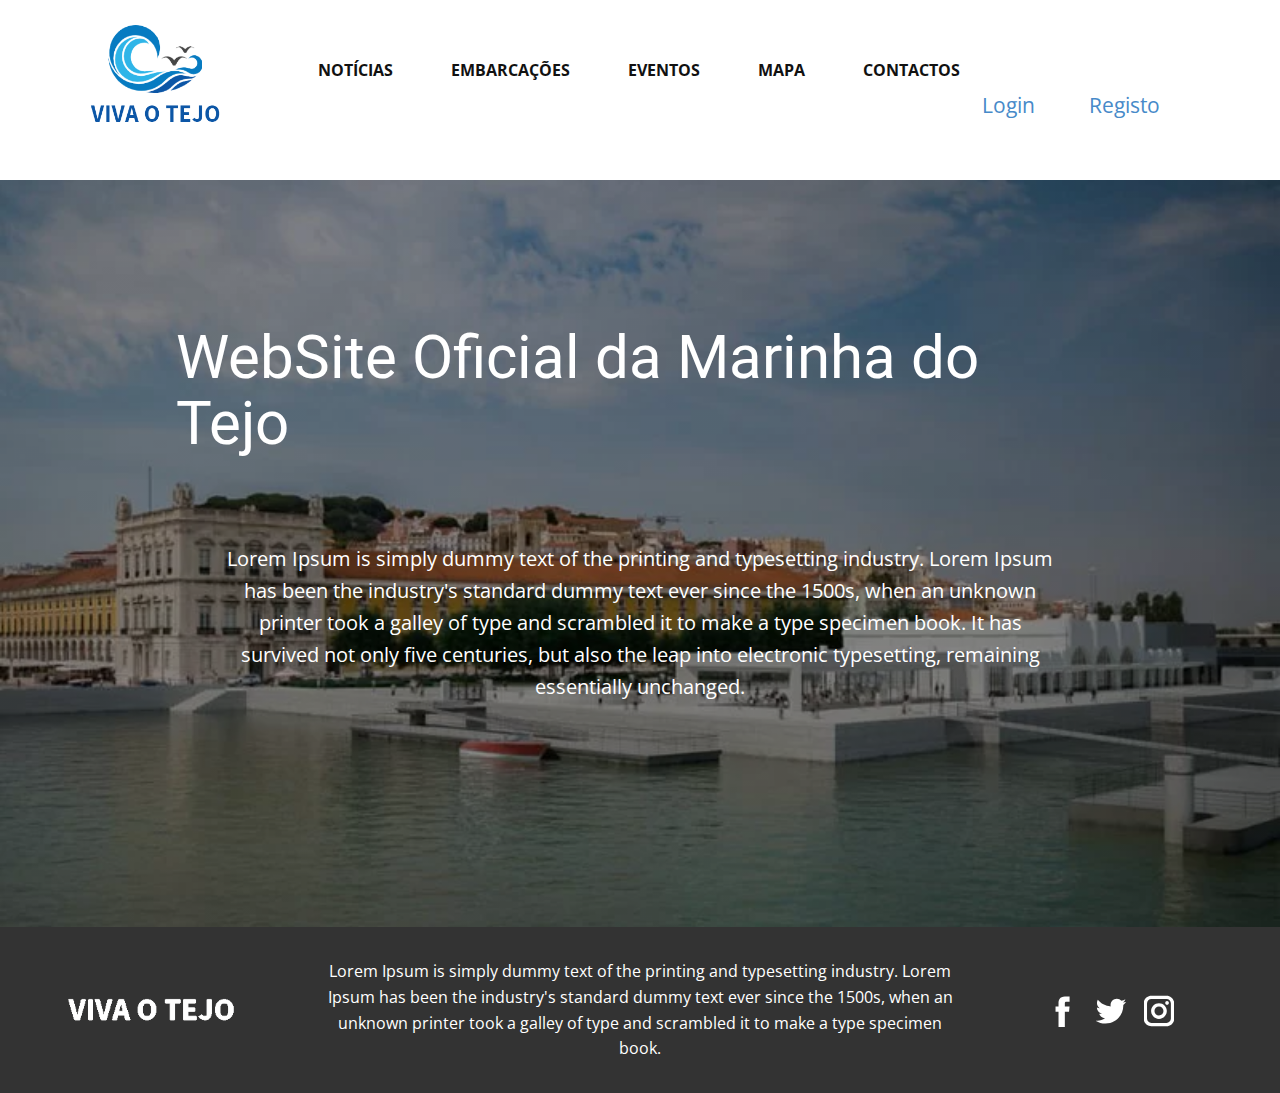
<file: index.html>
<!DOCTYPE html>
<html style="font-size: 16px;">

<head>
  <meta name="viewport" content="width=device-width, initial-scale=1.0">
  <meta charset="utf-8">
  <meta name="keywords" content="WebSite Oficial ​​da Marinha do Tejo">
  <meta name="description" content="">
  <meta name="page_type" content="np-template-header-footer-from-plugin">
  <title>Página Inicial</title>

  <link rel="stylesheet" href="nicepage.css" media="screen">
  <link rel="stylesheet" href="Página-Inicial.css" media="screen">

  <script class="u-script" type="text/javascript" src="jquery.js" defer=""></script>
  <script class="u-script" type="text/javascript" src="nicepage.js" defer=""></script>
  <meta name="generator" content="Nicepage 4.9.5, nicepage.com">
  <link id="u-theme-google-font" rel="stylesheet"
    href="https://fonts.googleapis.com/css?family=Roboto:100,100i,300,300i,400,400i,500,500i,700,700i,900,900i|Open+Sans:300,300i,400,400i,500,500i,600,600i,700,700i,800,800i">


  <script type="application/ld+json">{
		"@context": "http://schema.org",
		"@type": "Organization",
		"name": "",
		"logo": "images/logocolorVOT.png",
		"sameAs": [
				"https://facebook.com/name",
				"https://twitter.com/name",
				"https://instagram.com/name"
		]
}

</script>
  <meta name="theme-color" content="#478ac9">
  <meta name="twitter:site" content="@">
  <meta name="twitter:card" content="summary_large_image">
  <meta name="twitter:title" content="Página Inicial">
  <meta name="twitter:description" content="">
  <meta property="og:title" content="Página Inicial">
  <meta property="og:type" content="website">
</head>

<body data-home-page="Página-Inicial.html" data-home-page-title="Página Inicial" class="u-body u-xl-mode">
  <header class="u-clearfix u-header u-header" id="sec-3be9">
    <div class="u-clearfix u-sheet u-sheet-1">
      <a href="index.html" class="u-image u-logo u-image-1 noHover  " data-image-width="300" data-image-height="300">
        <img src="images/logocolorVOT.png" class="u-logo-image u-logo-image-1 ">
      </a>
      <nav class="u-align-center u-menu u-menu-dropdown u-offcanvas u-menu-1" data-position="Menu">
        <div class="menu-collapse"
          style="font-size: 1rem; letter-spacing: 0px; font-weight: 700; text-transform: uppercase;">
          <a class="u-button-style u-custom-active-border-color u-custom-active-color u-custom-border u-custom-border-color u-custom-borders u-custom-hover-border-color u-custom-hover-color u-custom-left-right-menu-spacing u-custom-padding-bottom u-custom-text-active-color u-custom-text-color u-custom-text-hover-color u-custom-top-bottom-menu-spacing u-nav-link u-text-active-palette-1-base u-text-hover-palette-2-base"
            href="#">
            <svg class="u-svg-link" viewBox="0 0 24 24">
              <use xmlns:xlink="http://www.w3.org/1999/xlink" xlink:href="#menu-hamburger"></use>
            </svg>
            <svg class="u-svg-content" version="1.1" id="menu-hamburger" viewBox="0 0 16 16" x="0px" y="0px"
              xmlns:xlink="http://www.w3.org/1999/xlink" xmlns="http://www.w3.org/2000/svg">
              <g>
                <rect y="1" width="16" height="2"></rect>
                <rect y="7" width="16" height="2"></rect>
                <rect y="13" width="16" height="2"></rect>
              </g>
            </svg>
          </a>
        </div>
        <div class="u-custom-menu u-nav-container">
          <ul class="u-nav u-spacing-2 u-unstyled u-nav-1">
            <li class="u-nav-item"><a
                class="u-button-style u-nav-link u-text-hover-white effect-on"
                href="Notícias.html" style="padding: 16px 26px;">Notícias</a>
            </li>
            <li class="u-nav-item"><a
                class="u-button-style u-nav-link u-text-hover-white effect-on"
                href="Embarcações.html" style="padding: 16px 26px;">Embarcações</a>
            </li>
            <li class="u-nav-item"><a
                class="u-button-style u-nav-link u-text-hover-white effect-on"
                href="Eventos.html" style="padding: 16px 26px;">Eventos</a>
            </li>
            <li class="u-nav-item"><a
                class="u-button-style u-nav-link u-text-hover-white effect-on"
                href="Mapa.html" style="padding: 16px 26px;">Mapa</a>
            </li>
            <li class="u-nav-item"><a
                class="u-button-style u-nav-link u-text-hover-white effect-on"
                href="Contactos.html" style="padding: 16px 26px;">Contactos</a>
            </li>
            <li class=""><a
              class=""
              href="Contactos.html" style="padding: 16px 26px;"></a>
          </li>
          </ul>
        </div>
        <div class="u-custom-menu u-nav-container-collapse">
          <div class="u-black u-container-style u-inner-container-layout u-opacity u-opacity-95 u-sidenav">
            <div class="u-inner-container-layout u-sidenav-overflow">
              <div class="u-menu-close"></div>
              <ul class="u-align-center u-nav u-popupmenu-items u-unstyled u-nav-2">
                <li><a class="u-button-style u-nav-link" href="Notícias.html">Notícias</a>
                </li>
                <li class="u-nav-item"><a class="u-button-style u-nav-link" href="Embarcações.html">Embarcações</a>
                </li>
                <li class="u-nav-item"><a class="u-button-style u-nav-link" href="Eventos.html">Eventos</a>
                </li>
                <li class="u-nav-item"><a class="u-button-style u-nav-link" href="Mapa.html">Mapa</a>
                </li>
                <li class="u-nav-item"><a class="u-button-style u-nav-link" href="Contactos.html">Contactos</a>
                </li>
              </ul>
            </div>
          </div>
          <div class="u-black u-menu-overlay u-opacity u-opacity-70"></div>
        </div>
      </nav>
      <ul class="u-align-right">
        <a class="u-login-1 u-nav-item" data-animation-name="" data-animation-duration="0" data-animation-direction=""
        href="Login.html" data-page-id="2117902974" title="Login" target="_blank">Login</a>
        <a class="u-login-1 u-nav-item" data-animation-name="" data-animation-duration="0" data-animation-direction=""
        href="Registo.html" data-page-id="2117902974" title="Registo" target="_blank">Registo</a>
      </ul>
      
    </div>
  </header>
  
  <section class="u-align-left u-clearfix u-image u-shading u-section-1" src="" data-image-width="800"
    data-image-height="533" id="sec-5a5c">
    <div class="u-clearfix u-sheet u-sheet-1">
      <h1 class="u-text u-title u-text-1">WebSite Oficial ​​da Marinha do Tejo</h1>
      <p class="u-align-center u-large-text u-text u-text-variant u-text-2"> Lorem Ipsum&nbsp;is simply dummy text of
        the printing and typesetting industry. Lorem Ipsum has been the industry's standard dummy text ever since the
        1500s, when an unknown printer took a galley of type and scrambled it to make a type specimen book. It has
        survived not only five centuries, but also the leap into electronic typesetting, remaining essentially
        unchanged.</p>
    </div>
  </section>


  <footer class="u-align-center u-clearfix u-footer u-grey-80" id="sec-e0ac">
    <div class="u-clearfix u-sheet u-sheet-1">
      <p class="u-align-center-lg u-align-center-md u-align-center-xl u-text u-text-1"> Lorem Ipsum&nbsp;is simply dummy
        text of the printing and typesetting industry. Lorem Ipsum has been the industry's standard dummy text ever
        since the 1500s, when an unknown printer took a galley of type and scrambled it to make a type specimen book.
      </p>
      <a href="https://nicepage.com" class="u-image u-logo u-image-1" data-image-width="300" data-image-height="60">
        <img src="images/logowhiteVOTsimple.png" class="u-logo-image u-logo-image-1">
      </a>
      <div class="u-social-icons u-spacing-10 u-social-icons-1">
        <a class="u-social-url" title="facebook" target="_blank" href="https://facebook.com/name"><span
            class="u-icon u-social-facebook u-social-icon u-text-white u-icon-1"><svg class="u-svg-link"
              preserveAspectRatio="xMidYMin slice" viewBox="0 0 112 112" style="">
              <use xmlns:xlink="http://www.w3.org/1999/xlink" xlink:href="#svg-87cb"></use>
            </svg><svg class="u-svg-content" viewBox="0 0 112 112" x="0" y="0" id="svg-87cb">
              <path fill="currentColor" d="M75.5,28.8H65.4c-1.5,0-4,0.9-4,4.3v9.4h13.9l-1.5,15.8H61.4v45.1H42.8V58.3h-8.8V42.4h8.8V32.2
c0-7.4,3.4-18.8,18.8-18.8h13.8v15.4H75.5z"></path>
            </svg></span>
        </a>
        <a class="u-social-url" title="twitter" target="_blank" href="https://twitter.com/name"><span
            class="u-icon u-social-icon u-social-twitter u-text-white u-icon-2"><svg class="u-svg-link"
              preserveAspectRatio="xMidYMin slice" viewBox="0 0 112 112" style="">
              <use xmlns:xlink="http://www.w3.org/1999/xlink" xlink:href="#svg-5d70"></use>
            </svg><svg class="u-svg-content" viewBox="0 0 112 112" x="0" y="0" id="svg-5d70">
              <path fill="currentColor" d="M92.2,38.2c0,0.8,0,1.6,0,2.3c0,24.3-18.6,52.4-52.6,52.4c-10.6,0.1-20.2-2.9-28.5-8.2
	c1.4,0.2,2.9,0.2,4.4,0.2c8.7,0,16.7-2.9,23-7.9c-8.1-0.2-14.9-5.5-17.3-12.8c1.1,0.2,2.4,0.2,3.4,0.2c1.6,0,3.3-0.2,4.8-0.7
	c-8.4-1.6-14.9-9.2-14.9-18c0-0.2,0-0.2,0-0.2c2.5,1.4,5.4,2.2,8.4,2.3c-5-3.3-8.3-8.9-8.3-15.4c0-3.4,1-6.5,2.5-9.2
	c9.1,11.1,22.7,18.5,38,19.2c-0.2-1.4-0.4-2.8-0.4-4.3c0.1-10,8.3-18.2,18.5-18.2c5.4,0,10.1,2.2,13.5,5.7c4.3-0.8,8.1-2.3,11.7-4.5
	c-1.4,4.3-4.3,7.9-8.1,10.1c3.7-0.4,7.3-1.4,10.6-2.9C98.9,32.3,95.7,35.5,92.2,38.2z"></path>
            </svg></span>
        </a>
        <a class="u-social-url" title="instagram" target="_blank" href="https://instagram.com/name"><span
            class="u-icon u-social-icon u-social-instagram u-text-white u-icon-3"><svg class="u-svg-link"
              preserveAspectRatio="xMidYMin slice" viewBox="0 0 112 112" style="">
              <use xmlns:xlink="http://www.w3.org/1999/xlink" xlink:href="#svg-0cde"></use>
            </svg><svg class="u-svg-content" viewBox="0 0 112 112" x="0" y="0" id="svg-0cde">
              <path fill="currentColor" d="M55.9,32.9c-12.8,0-23.2,10.4-23.2,23.2s10.4,23.2,23.2,23.2s23.2-10.4,23.2-23.2S68.7,32.9,55.9,32.9z
	 M55.9,69.4c-7.4,0-13.3-6-13.3-13.3c-0.1-7.4,6-13.3,13.3-13.3s13.3,6,13.3,13.3C69.3,63.5,63.3,69.4,55.9,69.4z"></path>
              <path fill="#FFFFFF"
                d="M79.7,26.8c-3,0-5.4,2.5-5.4,5.4s2.5,5.4,5.4,5.4c3,0,5.4-2.5,5.4-5.4S82.7,26.8,79.7,26.8z"></path>
              <path fill="currentColor" d="M78.2,11H33.5C21,11,10.8,21.3,10.8,33.7v44.7c0,12.6,10.2,22.8,22.7,22.8h44.7c12.6,0,22.7-10.2,22.7-22.7
	V33.7C100.8,21.1,90.6,11,78.2,11z M91,78.4c0,7.1-5.8,12.8-12.8,12.8H33.5c-7.1,0-12.8-5.8-12.8-12.8V33.7
	c0-7.1,5.8-12.8,12.8-12.8h44.7c7.1,0,12.8,5.8,12.8,12.8V78.4z"></path>
            </svg></span>
        </a>
      </div>
    </div>
  </footer>
</body>

</html>
</file>
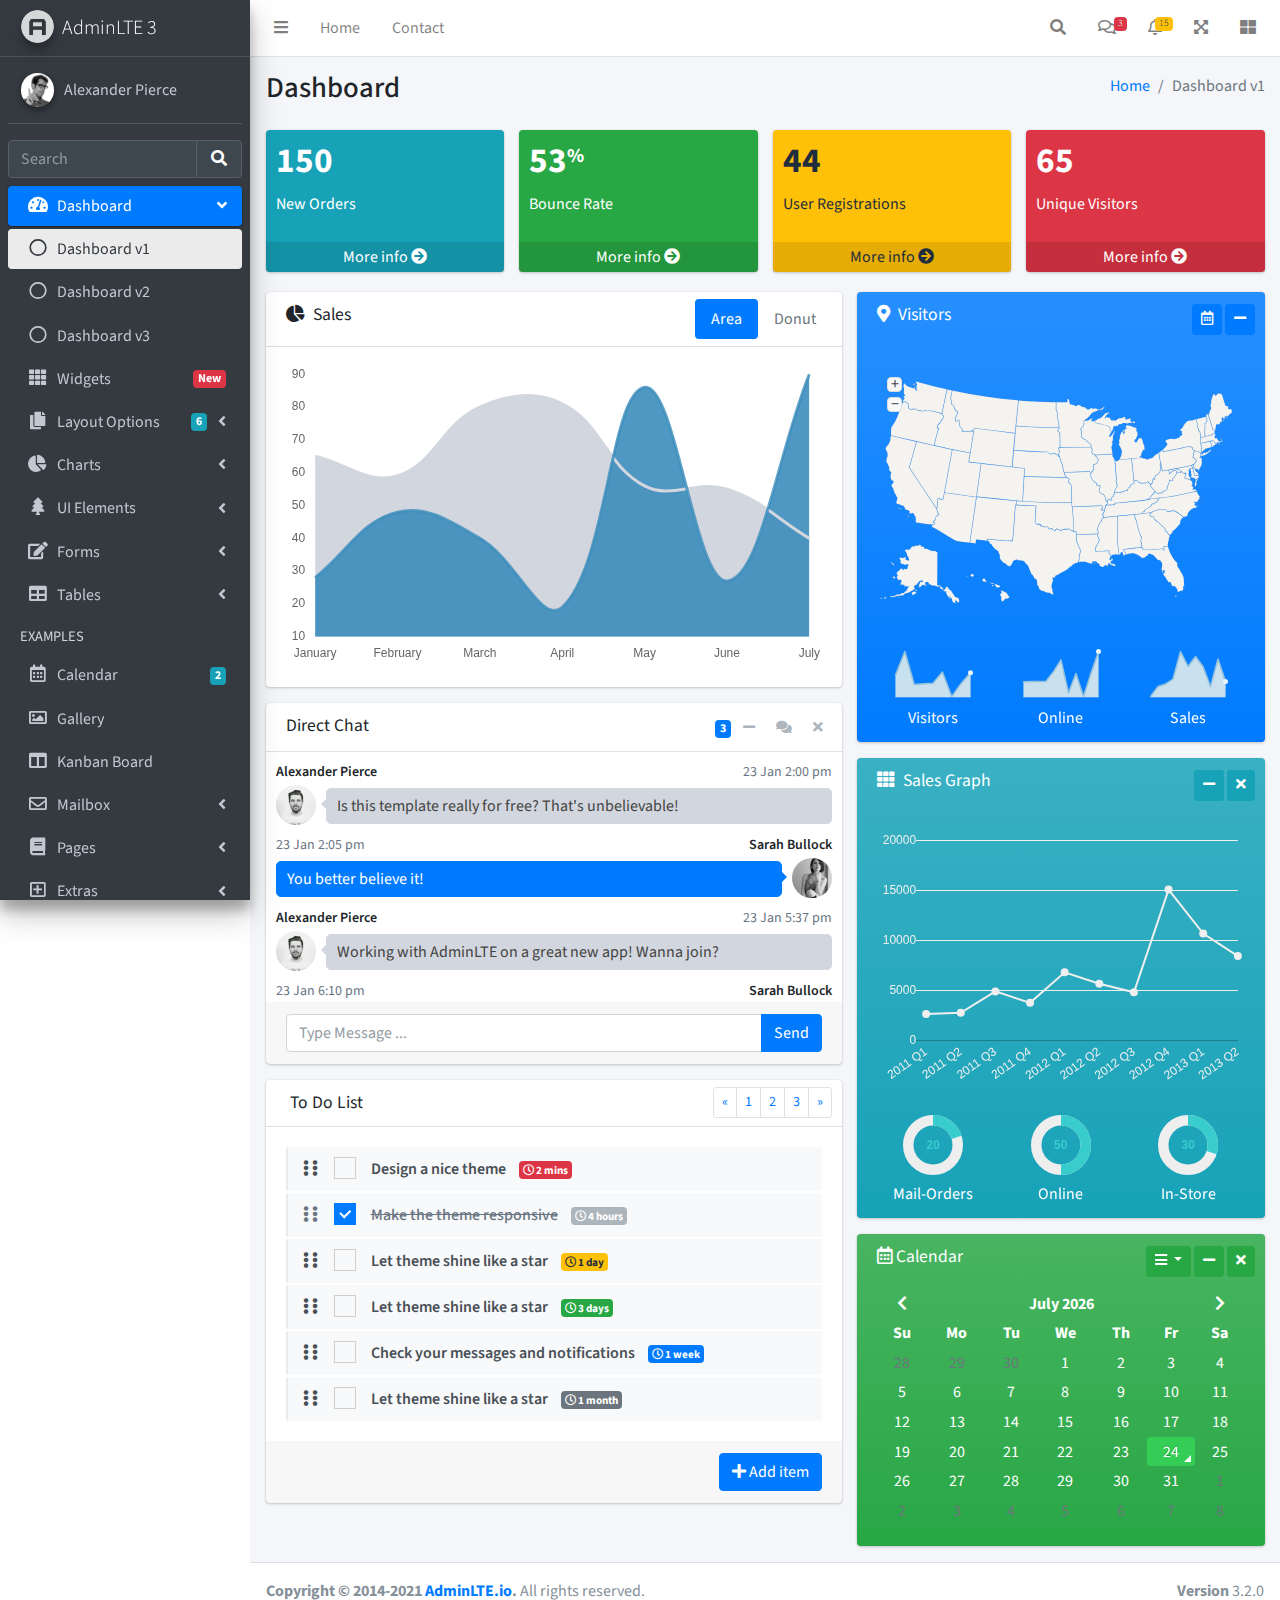
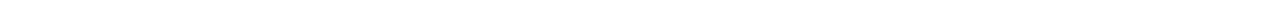
<file: dashboard/index.html>
<!DOCTYPE html>
<html lang="en">
<head>
  <meta charset="utf-8">
  <meta name="viewport" content="width=device-width, initial-scale=1">
  <title>AdminLTE 3 | Dashboard</title>

  <!-- Google Font: Source Sans Pro -->
  <link rel="stylesheet" href="https://fonts.googleapis.com/css?family=Source+Sans+Pro:300,400,400i,700&display=fallback">
  <!-- Font Awesome -->
  <link rel="stylesheet" href="plugins/fontawesome-free/css/all.min.css">
  <!-- Ionicons -->
  <link rel="stylesheet" href="https://code.ionicframework.com/ionicons/2.0.1/css/ionicons.min.css">
  <!-- Tempusdominus Bootstrap 4 -->
  <link rel="stylesheet" href="plugins/tempusdominus-bootstrap-4/css/tempusdominus-bootstrap-4.min.css">
  <!-- iCheck -->
  <link rel="stylesheet" href="plugins/icheck-bootstrap/icheck-bootstrap.min.css">
  <!-- JQVMap -->
  <link rel="stylesheet" href="plugins/jqvmap/jqvmap.min.css">
  <!-- Theme style -->
  <link rel="stylesheet" href="dist/css/adminlte.min.css">
  <!-- overlayScrollbars -->
  <link rel="stylesheet" href="plugins/overlayScrollbars/css/OverlayScrollbars.min.css">
  <!-- Daterange picker -->
  <link rel="stylesheet" href="plugins/daterangepicker/daterangepicker.css">
  <!-- summernote -->
  <link rel="stylesheet" href="plugins/summernote/summernote-bs4.min.css">
</head>
<body class="hold-transition sidebar-mini layout-fixed">
<div class="wrapper">

  <!-- Preloader -->
  <div class="preloader flex-column justify-content-center align-items-center">
    <img class="animation__shake" src="dist/img/AdminLTELogo.png" alt="AdminLTELogo" height="60" width="60">
  </div>

  <!-- Navbar -->
  <nav class="main-header navbar navbar-expand navbar-white navbar-light">
    <!-- Left navbar links -->
    <ul class="navbar-nav">
      <li class="nav-item">
        <a class="nav-link" data-widget="pushmenu" href="#" role="button"><i class="fas fa-bars"></i></a>
      </li>
      <li class="nav-item d-none d-sm-inline-block">
        <a href="index3.html" class="nav-link">Home</a>
      </li>
      <li class="nav-item d-none d-sm-inline-block">
        <a href="#" class="nav-link">Contact</a>
      </li>
    </ul>

    <!-- Right navbar links -->
    <ul class="navbar-nav ml-auto">
      <!-- Navbar Search -->
      <li class="nav-item">
        <a class="nav-link" data-widget="navbar-search" href="#" role="button">
          <i class="fas fa-search"></i>
        </a>
        <div class="navbar-search-block">
          <form class="form-inline">
            <div class="input-group input-group-sm">
              <input class="form-control form-control-navbar" type="search" placeholder="Search" aria-label="Search">
              <div class="input-group-append">
                <button class="btn btn-navbar" type="submit">
                  <i class="fas fa-search"></i>
                </button>
                <button class="btn btn-navbar" type="button" data-widget="navbar-search">
                  <i class="fas fa-times"></i>
                </button>
              </div>
            </div>
          </form>
        </div>
      </li>

      <!-- Messages Dropdown Menu -->
      <li class="nav-item dropdown">
        <a class="nav-link" data-toggle="dropdown" href="#">
          <i class="far fa-comments"></i>
          <span class="badge badge-danger navbar-badge">3</span>
        </a>
        <div class="dropdown-menu dropdown-menu-lg dropdown-menu-right">
          <a href="#" class="dropdown-item">
            <!-- Message Start -->
            <div class="media">
              <img src="dist/img/user1-128x128.jpg" alt="User Avatar" class="img-size-50 mr-3 img-circle">
              <div class="media-body">
                <h3 class="dropdown-item-title">
                  Brad Diesel
                  <span class="float-right text-sm text-danger"><i class="fas fa-star"></i></span>
                </h3>
                <p class="text-sm">Call me whenever you can...</p>
                <p class="text-sm text-muted"><i class="far fa-clock mr-1"></i> 4 Hours Ago</p>
              </div>
            </div>
            <!-- Message End -->
          </a>
          <div class="dropdown-divider"></div>
          <a href="#" class="dropdown-item">
            <!-- Message Start -->
            <div class="media">
              <img src="dist/img/user8-128x128.jpg" alt="User Avatar" class="img-size-50 img-circle mr-3">
              <div class="media-body">
                <h3 class="dropdown-item-title">
                  John Pierce
                  <span class="float-right text-sm text-muted"><i class="fas fa-star"></i></span>
                </h3>
                <p class="text-sm">I got your message bro</p>
                <p class="text-sm text-muted"><i class="far fa-clock mr-1"></i> 4 Hours Ago</p>
              </div>
            </div>
            <!-- Message End -->
          </a>
          <div class="dropdown-divider"></div>
          <a href="#" class="dropdown-item">
            <!-- Message Start -->
            <div class="media">
              <img src="dist/img/user3-128x128.jpg" alt="User Avatar" class="img-size-50 img-circle mr-3">
              <div class="media-body">
                <h3 class="dropdown-item-title">
                  Nora Silvester
                  <span class="float-right text-sm text-warning"><i class="fas fa-star"></i></span>
                </h3>
                <p class="text-sm">The subject goes here</p>
                <p class="text-sm text-muted"><i class="far fa-clock mr-1"></i> 4 Hours Ago</p>
              </div>
            </div>
            <!-- Message End -->
          </a>
          <div class="dropdown-divider"></div>
          <a href="#" class="dropdown-item dropdown-footer">See All Messages</a>
        </div>
      </li>
      <!-- Notifications Dropdown Menu -->
      <li class="nav-item dropdown">
        <a class="nav-link" data-toggle="dropdown" href="#">
          <i class="far fa-bell"></i>
          <span class="badge badge-warning navbar-badge">15</span>
        </a>
        <div class="dropdown-menu dropdown-menu-lg dropdown-menu-right">
          <span class="dropdown-item dropdown-header">15 Notifications</span>
          <div class="dropdown-divider"></div>
          <a href="#" class="dropdown-item">
            <i class="fas fa-envelope mr-2"></i> 4 new messages
            <span class="float-right text-muted text-sm">3 mins</span>
          </a>
          <div class="dropdown-divider"></div>
          <a href="#" class="dropdown-item">
            <i class="fas fa-users mr-2"></i> 8 friend requests
            <span class="float-right text-muted text-sm">12 hours</span>
          </a>
          <div class="dropdown-divider"></div>
          <a href="#" class="dropdown-item">
            <i class="fas fa-file mr-2"></i> 3 new reports
            <span class="float-right text-muted text-sm">2 days</span>
          </a>
          <div class="dropdown-divider"></div>
          <a href="#" class="dropdown-item dropdown-footer">See All Notifications</a>
        </div>
      </li>
      <li class="nav-item">
        <a class="nav-link" data-widget="fullscreen" href="#" role="button">
          <i class="fas fa-expand-arrows-alt"></i>
        </a>
      </li>
      <li class="nav-item">
        <a class="nav-link" data-widget="control-sidebar" data-controlsidebar-slide="true" href="#" role="button">
          <i class="fas fa-th-large"></i>
        </a>
      </li>
    </ul>
  </nav>
  <!-- /.navbar -->

  <!-- Main Sidebar Container -->
  <aside class="main-sidebar sidebar-dark-primary elevation-4">
    <!-- Brand Logo -->
    <a href="index3.html" class="brand-link">
      <img src="dist/img/AdminLTELogo.png" alt="AdminLTE Logo" class="brand-image img-circle elevation-3" style="opacity: .8">
      <span class="brand-text font-weight-light">AdminLTE 3</span>
    </a>

    <!-- Sidebar -->
    <div class="sidebar">
      <!-- Sidebar user panel (optional) -->
      <div class="user-panel mt-3 pb-3 mb-3 d-flex">
        <div class="image">
          <img src="dist/img/user2-160x160.jpg" class="img-circle elevation-2" alt="User Image">
        </div>
        <div class="info">
          <a href="#" class="d-block">Alexander Pierce</a>
        </div>
      </div>

      <!-- SidebarSearch Form -->
      <div class="form-inline">
        <div class="input-group" data-widget="sidebar-search">
          <input class="form-control form-control-sidebar" type="search" placeholder="Search" aria-label="Search">
          <div class="input-group-append">
            <button class="btn btn-sidebar">
              <i class="fas fa-search fa-fw"></i>
            </button>
          </div>
        </div>
      </div>

      <!-- Sidebar Menu -->
      <nav class="mt-2">
        <ul class="nav nav-pills nav-sidebar flex-column" data-widget="treeview" role="menu" data-accordion="false">
          <!-- Add icons to the links using the .nav-icon class
               with font-awesome or any other icon font library -->
          <li class="nav-item menu-open">
            <a href="#" class="nav-link active">
              <i class="nav-icon fas fa-tachometer-alt"></i>
              <p>
                Dashboard
                <i class="right fas fa-angle-left"></i>
              </p>
            </a>
            <ul class="nav nav-treeview">
              <li class="nav-item">
                <a href="./index.html" class="nav-link active">
                  <i class="far fa-circle nav-icon"></i>
                  <p>Dashboard v1</p>
                </a>
              </li>
              <li class="nav-item">
                <a href="./index2.html" class="nav-link">
                  <i class="far fa-circle nav-icon"></i>
                  <p>Dashboard v2</p>
                </a>
              </li>
              <li class="nav-item">
                <a href="./index3.html" class="nav-link">
                  <i class="far fa-circle nav-icon"></i>
                  <p>Dashboard v3</p>
                </a>
              </li>
            </ul>
          </li>
          <li class="nav-item">
            <a href="pages/widgets.html" class="nav-link">
              <i class="nav-icon fas fa-th"></i>
              <p>
                Widgets
                <span class="right badge badge-danger">New</span>
              </p>
            </a>
          </li>
          <li class="nav-item">
            <a href="#" class="nav-link">
              <i class="nav-icon fas fa-copy"></i>
              <p>
                Layout Options
                <i class="fas fa-angle-left right"></i>
                <span class="badge badge-info right">6</span>
              </p>
            </a>
            <ul class="nav nav-treeview">
              <li class="nav-item">
                <a href="pages/layout/top-nav.html" class="nav-link">
                  <i class="far fa-circle nav-icon"></i>
                  <p>Top Navigation</p>
                </a>
              </li>
              <li class="nav-item">
                <a href="pages/layout/top-nav-sidebar.html" class="nav-link">
                  <i class="far fa-circle nav-icon"></i>
                  <p>Top Navigation + Sidebar</p>
                </a>
              </li>
              <li class="nav-item">
                <a href="pages/layout/boxed.html" class="nav-link">
                  <i class="far fa-circle nav-icon"></i>
                  <p>Boxed</p>
                </a>
              </li>
              <li class="nav-item">
                <a href="pages/layout/fixed-sidebar.html" class="nav-link">
                  <i class="far fa-circle nav-icon"></i>
                  <p>Fixed Sidebar</p>
                </a>
              </li>
              <li class="nav-item">
                <a href="pages/layout/fixed-sidebar-custom.html" class="nav-link">
                  <i class="far fa-circle nav-icon"></i>
                  <p>Fixed Sidebar <small>+ Custom Area</small></p>
                </a>
              </li>
              <li class="nav-item">
                <a href="pages/layout/fixed-topnav.html" class="nav-link">
                  <i class="far fa-circle nav-icon"></i>
                  <p>Fixed Navbar</p>
                </a>
              </li>
              <li class="nav-item">
                <a href="pages/layout/fixed-footer.html" class="nav-link">
                  <i class="far fa-circle nav-icon"></i>
                  <p>Fixed Footer</p>
                </a>
              </li>
              <li class="nav-item">
                <a href="pages/layout/collapsed-sidebar.html" class="nav-link">
                  <i class="far fa-circle nav-icon"></i>
                  <p>Collapsed Sidebar</p>
                </a>
              </li>
            </ul>
          </li>
          <li class="nav-item">
            <a href="#" class="nav-link">
              <i class="nav-icon fas fa-chart-pie"></i>
              <p>
                Charts
                <i class="right fas fa-angle-left"></i>
              </p>
            </a>
            <ul class="nav nav-treeview">
              <li class="nav-item">
                <a href="pages/charts/chartjs.html" class="nav-link">
                  <i class="far fa-circle nav-icon"></i>
                  <p>ChartJS</p>
                </a>
              </li>
              <li class="nav-item">
                <a href="pages/charts/flot.html" class="nav-link">
                  <i class="far fa-circle nav-icon"></i>
                  <p>Flot</p>
                </a>
              </li>
              <li class="nav-item">
                <a href="pages/charts/inline.html" class="nav-link">
                  <i class="far fa-circle nav-icon"></i>
                  <p>Inline</p>
                </a>
              </li>
              <li class="nav-item">
                <a href="pages/charts/uplot.html" class="nav-link">
                  <i class="far fa-circle nav-icon"></i>
                  <p>uPlot</p>
                </a>
              </li>
            </ul>
          </li>
          <li class="nav-item">
            <a href="#" class="nav-link">
              <i class="nav-icon fas fa-tree"></i>
              <p>
                UI Elements
                <i class="fas fa-angle-left right"></i>
              </p>
            </a>
            <ul class="nav nav-treeview">
              <li class="nav-item">
                <a href="pages/UI/general.html" class="nav-link">
                  <i class="far fa-circle nav-icon"></i>
                  <p>General</p>
                </a>
              </li>
              <li class="nav-item">
                <a href="pages/UI/icons.html" class="nav-link">
                  <i class="far fa-circle nav-icon"></i>
                  <p>Icons</p>
                </a>
              </li>
              <li class="nav-item">
                <a href="pages/UI/buttons.html" class="nav-link">
                  <i class="far fa-circle nav-icon"></i>
                  <p>Buttons</p>
                </a>
              </li>
              <li class="nav-item">
                <a href="pages/UI/sliders.html" class="nav-link">
                  <i class="far fa-circle nav-icon"></i>
                  <p>Sliders</p>
                </a>
              </li>
              <li class="nav-item">
                <a href="pages/UI/modals.html" class="nav-link">
                  <i class="far fa-circle nav-icon"></i>
                  <p>Modals & Alerts</p>
                </a>
              </li>
              <li class="nav-item">
                <a href="pages/UI/navbar.html" class="nav-link">
                  <i class="far fa-circle nav-icon"></i>
                  <p>Navbar & Tabs</p>
                </a>
              </li>
              <li class="nav-item">
                <a href="pages/UI/timeline.html" class="nav-link">
                  <i class="far fa-circle nav-icon"></i>
                  <p>Timeline</p>
                </a>
              </li>
              <li class="nav-item">
                <a href="pages/UI/ribbons.html" class="nav-link">
                  <i class="far fa-circle nav-icon"></i>
                  <p>Ribbons</p>
                </a>
              </li>
            </ul>
          </li>
          <li class="nav-item">
            <a href="#" class="nav-link">
              <i class="nav-icon fas fa-edit"></i>
              <p>
                Forms
                <i class="fas fa-angle-left right"></i>
              </p>
            </a>
            <ul class="nav nav-treeview">
              <li class="nav-item">
                <a href="pages/forms/general.html" class="nav-link">
                  <i class="far fa-circle nav-icon"></i>
                  <p>General Elements</p>
                </a>
              </li>
              <li class="nav-item">
                <a href="pages/forms/advanced.html" class="nav-link">
                  <i class="far fa-circle nav-icon"></i>
                  <p>Advanced Elements</p>
                </a>
              </li>
              <li class="nav-item">
                <a href="pages/forms/editors.html" class="nav-link">
                  <i class="far fa-circle nav-icon"></i>
                  <p>Editors</p>
                </a>
              </li>
              <li class="nav-item">
                <a href="pages/forms/validation.html" class="nav-link">
                  <i class="far fa-circle nav-icon"></i>
                  <p>Validation</p>
                </a>
              </li>
            </ul>
          </li>
          <li class="nav-item">
            <a href="#" class="nav-link">
              <i class="nav-icon fas fa-table"></i>
              <p>
                Tables
                <i class="fas fa-angle-left right"></i>
              </p>
            </a>
            <ul class="nav nav-treeview">
              <li class="nav-item">
                <a href="pages/tables/simple.html" class="nav-link">
                  <i class="far fa-circle nav-icon"></i>
                  <p>Simple Tables</p>
                </a>
              </li>
              <li class="nav-item">
                <a href="pages/tables/data.html" class="nav-link">
                  <i class="far fa-circle nav-icon"></i>
                  <p>DataTables</p>
                </a>
              </li>
              <li class="nav-item">
                <a href="pages/tables/jsgrid.html" class="nav-link">
                  <i class="far fa-circle nav-icon"></i>
                  <p>jsGrid</p>
                </a>
              </li>
            </ul>
          </li>
          <li class="nav-header">EXAMPLES</li>
          <li class="nav-item">
            <a href="pages/calendar.html" class="nav-link">
              <i class="nav-icon far fa-calendar-alt"></i>
              <p>
                Calendar
                <span class="badge badge-info right">2</span>
              </p>
            </a>
          </li>
          <li class="nav-item">
            <a href="pages/gallery.html" class="nav-link">
              <i class="nav-icon far fa-image"></i>
              <p>
                Gallery
              </p>
            </a>
          </li>
          <li class="nav-item">
            <a href="pages/kanban.html" class="nav-link">
              <i class="nav-icon fas fa-columns"></i>
              <p>
                Kanban Board
              </p>
            </a>
          </li>
          <li class="nav-item">
            <a href="#" class="nav-link">
              <i class="nav-icon far fa-envelope"></i>
              <p>
                Mailbox
                <i class="fas fa-angle-left right"></i>
              </p>
            </a>
            <ul class="nav nav-treeview">
              <li class="nav-item">
                <a href="pages/mailbox/mailbox.html" class="nav-link">
                  <i class="far fa-circle nav-icon"></i>
                  <p>Inbox</p>
                </a>
              </li>
              <li class="nav-item">
                <a href="pages/mailbox/compose.html" class="nav-link">
                  <i class="far fa-circle nav-icon"></i>
                  <p>Compose</p>
                </a>
              </li>
              <li class="nav-item">
                <a href="pages/mailbox/read-mail.html" class="nav-link">
                  <i class="far fa-circle nav-icon"></i>
                  <p>Read</p>
                </a>
              </li>
            </ul>
          </li>
          <li class="nav-item">
            <a href="#" class="nav-link">
              <i class="nav-icon fas fa-book"></i>
              <p>
                Pages
                <i class="fas fa-angle-left right"></i>
              </p>
            </a>
            <ul class="nav nav-treeview">
              <li class="nav-item">
                <a href="pages/examples/invoice.html" class="nav-link">
                  <i class="far fa-circle nav-icon"></i>
                  <p>Invoice</p>
                </a>
              </li>
              <li class="nav-item">
                <a href="pages/examples/profile.html" class="nav-link">
                  <i class="far fa-circle nav-icon"></i>
                  <p>Profile</p>
                </a>
              </li>
              <li class="nav-item">
                <a href="pages/examples/e-commerce.html" class="nav-link">
                  <i class="far fa-circle nav-icon"></i>
                  <p>E-commerce</p>
                </a>
              </li>
              <li class="nav-item">
                <a href="pages/examples/projects.html" class="nav-link">
                  <i class="far fa-circle nav-icon"></i>
                  <p>Projects</p>
                </a>
              </li>
              <li class="nav-item">
                <a href="pages/examples/project-add.html" class="nav-link">
                  <i class="far fa-circle nav-icon"></i>
                  <p>Project Add</p>
                </a>
              </li>
              <li class="nav-item">
                <a href="pages/examples/project-edit.html" class="nav-link">
                  <i class="far fa-circle nav-icon"></i>
                  <p>Project Edit</p>
                </a>
              </li>
              <li class="nav-item">
                <a href="pages/examples/project-detail.html" class="nav-link">
                  <i class="far fa-circle nav-icon"></i>
                  <p>Project Detail</p>
                </a>
              </li>
              <li class="nav-item">
                <a href="pages/examples/contacts.html" class="nav-link">
                  <i class="far fa-circle nav-icon"></i>
                  <p>Contacts</p>
                </a>
              </li>
              <li class="nav-item">
                <a href="pages/examples/faq.html" class="nav-link">
                  <i class="far fa-circle nav-icon"></i>
                  <p>FAQ</p>
                </a>
              </li>
              <li class="nav-item">
                <a href="pages/examples/contact-us.html" class="nav-link">
                  <i class="far fa-circle nav-icon"></i>
                  <p>Contact us</p>
                </a>
              </li>
            </ul>
          </li>
          <li class="nav-item">
            <a href="#" class="nav-link">
              <i class="nav-icon far fa-plus-square"></i>
              <p>
                Extras
                <i class="fas fa-angle-left right"></i>
              </p>
            </a>
            <ul class="nav nav-treeview">
              <li class="nav-item">
                <a href="#" class="nav-link">
                  <i class="far fa-circle nav-icon"></i>
                  <p>
                    Login & Register v1
                    <i class="fas fa-angle-left right"></i>
                  </p>
                </a>
                <ul class="nav nav-treeview">
                  <li class="nav-item">
                    <a href="pages/examples/login.html" class="nav-link">
                      <i class="far fa-circle nav-icon"></i>
                      <p>Login v1</p>
                    </a>
                  </li>
                  <li class="nav-item">
                    <a href="pages/examples/register.html" class="nav-link">
                      <i class="far fa-circle nav-icon"></i>
                      <p>Register v1</p>
                    </a>
                  </li>
                  <li class="nav-item">
                    <a href="pages/examples/forgot-password.html" class="nav-link">
                      <i class="far fa-circle nav-icon"></i>
                      <p>Forgot Password v1</p>
                    </a>
                  </li>
                  <li class="nav-item">
                    <a href="pages/examples/recover-password.html" class="nav-link">
                      <i class="far fa-circle nav-icon"></i>
                      <p>Recover Password v1</p>
                    </a>
                  </li>
                </ul>
              </li>
              <li class="nav-item">
                <a href="#" class="nav-link">
                  <i class="far fa-circle nav-icon"></i>
                  <p>
                    Login & Register v2
                    <i class="fas fa-angle-left right"></i>
                  </p>
                </a>
                <ul class="nav nav-treeview">
                  <li class="nav-item">
                    <a href="pages/examples/login-v2.html" class="nav-link">
                      <i class="far fa-circle nav-icon"></i>
                      <p>Login v2</p>
                    </a>
                  </li>
                  <li class="nav-item">
                    <a href="pages/examples/register-v2.html" class="nav-link">
                      <i class="far fa-circle nav-icon"></i>
                      <p>Register v2</p>
                    </a>
                  </li>
                  <li class="nav-item">
                    <a href="pages/examples/forgot-password-v2.html" class="nav-link">
                      <i class="far fa-circle nav-icon"></i>
                      <p>Forgot Password v2</p>
                    </a>
                  </li>
                  <li class="nav-item">
                    <a href="pages/examples/recover-password-v2.html" class="nav-link">
                      <i class="far fa-circle nav-icon"></i>
                      <p>Recover Password v2</p>
                    </a>
                  </li>
                </ul>
              </li>
              <li class="nav-item">
                <a href="pages/examples/lockscreen.html" class="nav-link">
                  <i class="far fa-circle nav-icon"></i>
                  <p>Lockscreen</p>
                </a>
              </li>
              <li class="nav-item">
                <a href="pages/examples/legacy-user-menu.html" class="nav-link">
                  <i class="far fa-circle nav-icon"></i>
                  <p>Legacy User Menu</p>
                </a>
              </li>
              <li class="nav-item">
                <a href="pages/examples/language-menu.html" class="nav-link">
                  <i class="far fa-circle nav-icon"></i>
                  <p>Language Menu</p>
                </a>
              </li>
              <li class="nav-item">
                <a href="pages/examples/404.html" class="nav-link">
                  <i class="far fa-circle nav-icon"></i>
                  <p>Error 404</p>
                </a>
              </li>
              <li class="nav-item">
                <a href="pages/examples/500.html" class="nav-link">
                  <i class="far fa-circle nav-icon"></i>
                  <p>Error 500</p>
                </a>
              </li>
              <li class="nav-item">
                <a href="pages/examples/pace.html" class="nav-link">
                  <i class="far fa-circle nav-icon"></i>
                  <p>Pace</p>
                </a>
              </li>
              <li class="nav-item">
                <a href="pages/examples/blank.html" class="nav-link">
                  <i class="far fa-circle nav-icon"></i>
                  <p>Blank Page</p>
                </a>
              </li>
              <li class="nav-item">
                <a href="starter.html" class="nav-link">
                  <i class="far fa-circle nav-icon"></i>
                  <p>Starter Page</p>
                </a>
              </li>
            </ul>
          </li>
          <li class="nav-item">
            <a href="#" class="nav-link">
              <i class="nav-icon fas fa-search"></i>
              <p>
                Search
                <i class="fas fa-angle-left right"></i>
              </p>
            </a>
            <ul class="nav nav-treeview">
              <li class="nav-item">
                <a href="pages/search/simple.html" class="nav-link">
                  <i class="far fa-circle nav-icon"></i>
                  <p>Simple Search</p>
                </a>
              </li>
              <li class="nav-item">
                <a href="pages/search/enhanced.html" class="nav-link">
                  <i class="far fa-circle nav-icon"></i>
                  <p>Enhanced</p>
                </a>
              </li>
            </ul>
          </li>
          <li class="nav-header">MISCELLANEOUS</li>
          <li class="nav-item">
            <a href="iframe.html" class="nav-link">
              <i class="nav-icon fas fa-ellipsis-h"></i>
              <p>Tabbed IFrame Plugin</p>
            </a>
          </li>
          <li class="nav-item">
            <a href="https://adminlte.io/docs/3.1/" class="nav-link">
              <i class="nav-icon fas fa-file"></i>
              <p>Documentation</p>
            </a>
          </li>
          <li class="nav-header">MULTI LEVEL EXAMPLE</li>
          <li class="nav-item">
            <a href="#" class="nav-link">
              <i class="fas fa-circle nav-icon"></i>
              <p>Level 1</p>
            </a>
          </li>
          <li class="nav-item">
            <a href="#" class="nav-link">
              <i class="nav-icon fas fa-circle"></i>
              <p>
                Level 1
                <i class="right fas fa-angle-left"></i>
              </p>
            </a>
            <ul class="nav nav-treeview">
              <li class="nav-item">
                <a href="#" class="nav-link">
                  <i class="far fa-circle nav-icon"></i>
                  <p>Level 2</p>
                </a>
              </li>
              <li class="nav-item">
                <a href="#" class="nav-link">
                  <i class="far fa-circle nav-icon"></i>
                  <p>
                    Level 2
                    <i class="right fas fa-angle-left"></i>
                  </p>
                </a>
                <ul class="nav nav-treeview">
                  <li class="nav-item">
                    <a href="#" class="nav-link">
                      <i class="far fa-dot-circle nav-icon"></i>
                      <p>Level 3</p>
                    </a>
                  </li>
                  <li class="nav-item">
                    <a href="#" class="nav-link">
                      <i class="far fa-dot-circle nav-icon"></i>
                      <p>Level 3</p>
                    </a>
                  </li>
                  <li class="nav-item">
                    <a href="#" class="nav-link">
                      <i class="far fa-dot-circle nav-icon"></i>
                      <p>Level 3</p>
                    </a>
                  </li>
                </ul>
              </li>
              <li class="nav-item">
                <a href="#" class="nav-link">
                  <i class="far fa-circle nav-icon"></i>
                  <p>Level 2</p>
                </a>
              </li>
            </ul>
          </li>
          <li class="nav-item">
            <a href="#" class="nav-link">
              <i class="fas fa-circle nav-icon"></i>
              <p>Level 1</p>
            </a>
          </li>
          <li class="nav-header">LABELS</li>
          <li class="nav-item">
            <a href="#" class="nav-link">
              <i class="nav-icon far fa-circle text-danger"></i>
              <p class="text">Important</p>
            </a>
          </li>
          <li class="nav-item">
            <a href="#" class="nav-link">
              <i class="nav-icon far fa-circle text-warning"></i>
              <p>Warning</p>
            </a>
          </li>
          <li class="nav-item">
            <a href="#" class="nav-link">
              <i class="nav-icon far fa-circle text-info"></i>
              <p>Informational</p>
            </a>
          </li>
        </ul>
      </nav>
      <!-- /.sidebar-menu -->
    </div>
    <!-- /.sidebar -->
  </aside>

  <!-- Content Wrapper. Contains page content -->
  <div class="content-wrapper">
    <!-- Content Header (Page header) -->
    <div class="content-header">
      <div class="container-fluid">
        <div class="row mb-2">
          <div class="col-sm-6">
            <h1 class="m-0">Dashboard</h1>
          </div><!-- /.col -->
          <div class="col-sm-6">
            <ol class="breadcrumb float-sm-right">
              <li class="breadcrumb-item"><a href="#">Home</a></li>
              <li class="breadcrumb-item active">Dashboard v1</li>
            </ol>
          </div><!-- /.col -->
        </div><!-- /.row -->
      </div><!-- /.container-fluid -->
    </div>
    <!-- /.content-header -->

    <!-- Main content -->
    <section class="content">
      <div class="container-fluid">
        <!-- Small boxes (Stat box) -->
        <div class="row">
          <div class="col-lg-3 col-6">
            <!-- small box -->
            <div class="small-box bg-info">
              <div class="inner">
                <h3>150</h3>

                <p>New Orders</p>
              </div>
              <div class="icon">
                <i class="ion ion-bag"></i>
              </div>
              <a href="#" class="small-box-footer">More info <i class="fas fa-arrow-circle-right"></i></a>
            </div>
          </div>
          <!-- ./col -->
          <div class="col-lg-3 col-6">
            <!-- small box -->
            <div class="small-box bg-success">
              <div class="inner">
                <h3>53<sup style="font-size: 20px">%</sup></h3>

                <p>Bounce Rate</p>
              </div>
              <div class="icon">
                <i class="ion ion-stats-bars"></i>
              </div>
              <a href="#" class="small-box-footer">More info <i class="fas fa-arrow-circle-right"></i></a>
            </div>
          </div>
          <!-- ./col -->
          <div class="col-lg-3 col-6">
            <!-- small box -->
            <div class="small-box bg-warning">
              <div class="inner">
                <h3>44</h3>

                <p>User Registrations</p>
              </div>
              <div class="icon">
                <i class="ion ion-person-add"></i>
              </div>
              <a href="#" class="small-box-footer">More info <i class="fas fa-arrow-circle-right"></i></a>
            </div>
          </div>
          <!-- ./col -->
          <div class="col-lg-3 col-6">
            <!-- small box -->
            <div class="small-box bg-danger">
              <div class="inner">
                <h3>65</h3>

                <p>Unique Visitors</p>
              </div>
              <div class="icon">
                <i class="ion ion-pie-graph"></i>
              </div>
              <a href="#" class="small-box-footer">More info <i class="fas fa-arrow-circle-right"></i></a>
            </div>
          </div>
          <!-- ./col -->
        </div>
        <!-- /.row -->
        <!-- Main row -->
        <div class="row">
          <!-- Left col -->
          <section class="col-lg-7 connectedSortable">
            <!-- Custom tabs (Charts with tabs)-->
            <div class="card">
              <div class="card-header">
                <h3 class="card-title">
                  <i class="fas fa-chart-pie mr-1"></i>
                  Sales
                </h3>
                <div class="card-tools">
                  <ul class="nav nav-pills ml-auto">
                    <li class="nav-item">
                      <a class="nav-link active" href="#revenue-chart" data-toggle="tab">Area</a>
                    </li>
                    <li class="nav-item">
                      <a class="nav-link" href="#sales-chart" data-toggle="tab">Donut</a>
                    </li>
                  </ul>
                </div>
              </div><!-- /.card-header -->
              <div class="card-body">
                <div class="tab-content p-0">
                  <!-- Morris chart - Sales -->
                  <div class="chart tab-pane active" id="revenue-chart"
                       style="position: relative; height: 300px;">
                      <canvas id="revenue-chart-canvas" height="300" style="height: 300px;"></canvas>
                   </div>
                  <div class="chart tab-pane" id="sales-chart" style="position: relative; height: 300px;">
                    <canvas id="sales-chart-canvas" height="300" style="height: 300px;"></canvas>
                  </div>
                </div>
              </div><!-- /.card-body -->
            </div>
            <!-- /.card -->

            <!-- DIRECT CHAT -->
            <div class="card direct-chat direct-chat-primary">
              <div class="card-header">
                <h3 class="card-title">Direct Chat</h3>

                <div class="card-tools">
                  <span title="3 New Messages" class="badge badge-primary">3</span>
                  <button type="button" class="btn btn-tool" data-card-widget="collapse">
                    <i class="fas fa-minus"></i>
                  </button>
                  <button type="button" class="btn btn-tool" title="Contacts" data-widget="chat-pane-toggle">
                    <i class="fas fa-comments"></i>
                  </button>
                  <button type="button" class="btn btn-tool" data-card-widget="remove">
                    <i class="fas fa-times"></i>
                  </button>
                </div>
              </div>
              <!-- /.card-header -->
              <div class="card-body">
                <!-- Conversations are loaded here -->
                <div class="direct-chat-messages">
                  <!-- Message. Default to the left -->
                  <div class="direct-chat-msg">
                    <div class="direct-chat-infos clearfix">
                      <span class="direct-chat-name float-left">Alexander Pierce</span>
                      <span class="direct-chat-timestamp float-right">23 Jan 2:00 pm</span>
                    </div>
                    <!-- /.direct-chat-infos -->
                    <img class="direct-chat-img" src="dist/img/user1-128x128.jpg" alt="message user image">
                    <!-- /.direct-chat-img -->
                    <div class="direct-chat-text">
                      Is this template really for free? That's unbelievable!
                    </div>
                    <!-- /.direct-chat-text -->
                  </div>
                  <!-- /.direct-chat-msg -->

                  <!-- Message to the right -->
                  <div class="direct-chat-msg right">
                    <div class="direct-chat-infos clearfix">
                      <span class="direct-chat-name float-right">Sarah Bullock</span>
                      <span class="direct-chat-timestamp float-left">23 Jan 2:05 pm</span>
                    </div>
                    <!-- /.direct-chat-infos -->
                    <img class="direct-chat-img" src="dist/img/user3-128x128.jpg" alt="message user image">
                    <!-- /.direct-chat-img -->
                    <div class="direct-chat-text">
                      You better believe it!
                    </div>
                    <!-- /.direct-chat-text -->
                  </div>
                  <!-- /.direct-chat-msg -->

                  <!-- Message. Default to the left -->
                  <div class="direct-chat-msg">
                    <div class="direct-chat-infos clearfix">
                      <span class="direct-chat-name float-left">Alexander Pierce</span>
                      <span class="direct-chat-timestamp float-right">23 Jan 5:37 pm</span>
                    </div>
                    <!-- /.direct-chat-infos -->
                    <img class="direct-chat-img" src="dist/img/user1-128x128.jpg" alt="message user image">
                    <!-- /.direct-chat-img -->
                    <div class="direct-chat-text">
                      Working with AdminLTE on a great new app! Wanna join?
                    </div>
                    <!-- /.direct-chat-text -->
                  </div>
                  <!-- /.direct-chat-msg -->

                  <!-- Message to the right -->
                  <div class="direct-chat-msg right">
                    <div class="direct-chat-infos clearfix">
                      <span class="direct-chat-name float-right">Sarah Bullock</span>
                      <span class="direct-chat-timestamp float-left">23 Jan 6:10 pm</span>
                    </div>
                    <!-- /.direct-chat-infos -->
                    <img class="direct-chat-img" src="dist/img/user3-128x128.jpg" alt="message user image">
                    <!-- /.direct-chat-img -->
                    <div class="direct-chat-text">
                      I would love to.
                    </div>
                    <!-- /.direct-chat-text -->
                  </div>
                  <!-- /.direct-chat-msg -->

                </div>
                <!--/.direct-chat-messages-->

                <!-- Contacts are loaded here -->
                <div class="direct-chat-contacts">
                  <ul class="contacts-list">
                    <li>
                      <a href="#">
                        <img class="contacts-list-img" src="dist/img/user1-128x128.jpg" alt="User Avatar">

                        <div class="contacts-list-info">
                          <span class="contacts-list-name">
                            Count Dracula
                            <small class="contacts-list-date float-right">2/28/2015</small>
                          </span>
                          <span class="contacts-list-msg">How have you been? I was...</span>
                        </div>
                        <!-- /.contacts-list-info -->
                      </a>
                    </li>
                    <!-- End Contact Item -->
                    <li>
                      <a href="#">
                        <img class="contacts-list-img" src="dist/img/user7-128x128.jpg" alt="User Avatar">

                        <div class="contacts-list-info">
                          <span class="contacts-list-name">
                            Sarah Doe
                            <small class="contacts-list-date float-right">2/23/2015</small>
                          </span>
                          <span class="contacts-list-msg">I will be waiting for...</span>
                        </div>
                        <!-- /.contacts-list-info -->
                      </a>
                    </li>
                    <!-- End Contact Item -->
                    <li>
                      <a href="#">
                        <img class="contacts-list-img" src="dist/img/user3-128x128.jpg" alt="User Avatar">

                        <div class="contacts-list-info">
                          <span class="contacts-list-name">
                            Nadia Jolie
                            <small class="contacts-list-date float-right">2/20/2015</small>
                          </span>
                          <span class="contacts-list-msg">I'll call you back at...</span>
                        </div>
                        <!-- /.contacts-list-info -->
                      </a>
                    </li>
                    <!-- End Contact Item -->
                    <li>
                      <a href="#">
                        <img class="contacts-list-img" src="dist/img/user5-128x128.jpg" alt="User Avatar">

                        <div class="contacts-list-info">
                          <span class="contacts-list-name">
                            Nora S. Vans
                            <small class="contacts-list-date float-right">2/10/2015</small>
                          </span>
                          <span class="contacts-list-msg">Where is your new...</span>
                        </div>
                        <!-- /.contacts-list-info -->
                      </a>
                    </li>
                    <!-- End Contact Item -->
                    <li>
                      <a href="#">
                        <img class="contacts-list-img" src="dist/img/user6-128x128.jpg" alt="User Avatar">

                        <div class="contacts-list-info">
                          <span class="contacts-list-name">
                            John K.
                            <small class="contacts-list-date float-right">1/27/2015</small>
                          </span>
                          <span class="contacts-list-msg">Can I take a look at...</span>
                        </div>
                        <!-- /.contacts-list-info -->
                      </a>
                    </li>
                    <!-- End Contact Item -->
                    <li>
                      <a href="#">
                        <img class="contacts-list-img" src="dist/img/user8-128x128.jpg" alt="User Avatar">

                        <div class="contacts-list-info">
                          <span class="contacts-list-name">
                            Kenneth M.
                            <small class="contacts-list-date float-right">1/4/2015</small>
                          </span>
                          <span class="contacts-list-msg">Never mind I found...</span>
                        </div>
                        <!-- /.contacts-list-info -->
                      </a>
                    </li>
                    <!-- End Contact Item -->
                  </ul>
                  <!-- /.contacts-list -->
                </div>
                <!-- /.direct-chat-pane -->
              </div>
              <!-- /.card-body -->
              <div class="card-footer">
                <form action="#" method="post">
                  <div class="input-group">
                    <input type="text" name="message" placeholder="Type Message ..." class="form-control">
                    <span class="input-group-append">
                      <button type="button" class="btn btn-primary">Send</button>
                    </span>
                  </div>
                </form>
              </div>
              <!-- /.card-footer-->
            </div>
            <!--/.direct-chat -->

            <!-- TO DO List -->
            <div class="card">
              <div class="card-header">
                <h3 class="card-title">
                  <i class="ion ion-clipboard mr-1"></i>
                  To Do List
                </h3>

                <div class="card-tools">
                  <ul class="pagination pagination-sm">
                    <li class="page-item"><a href="#" class="page-link">&laquo;</a></li>
                    <li class="page-item"><a href="#" class="page-link">1</a></li>
                    <li class="page-item"><a href="#" class="page-link">2</a></li>
                    <li class="page-item"><a href="#" class="page-link">3</a></li>
                    <li class="page-item"><a href="#" class="page-link">&raquo;</a></li>
                  </ul>
                </div>
              </div>
              <!-- /.card-header -->
              <div class="card-body">
                <ul class="todo-list" data-widget="todo-list">
                  <li>
                    <!-- drag handle -->
                    <span class="handle">
                      <i class="fas fa-ellipsis-v"></i>
                      <i class="fas fa-ellipsis-v"></i>
                    </span>
                    <!-- checkbox -->
                    <div  class="icheck-primary d-inline ml-2">
                      <input type="checkbox" value="" name="todo1" id="todoCheck1">
                      <label for="todoCheck1"></label>
                    </div>
                    <!-- todo text -->
                    <span class="text">Design a nice theme</span>
                    <!-- Emphasis label -->
                    <small class="badge badge-danger"><i class="far fa-clock"></i> 2 mins</small>
                    <!-- General tools such as edit or delete-->
                    <div class="tools">
                      <i class="fas fa-edit"></i>
                      <i class="fas fa-trash-o"></i>
                    </div>
                  </li>
                  <li>
                    <span class="handle">
                      <i class="fas fa-ellipsis-v"></i>
                      <i class="fas fa-ellipsis-v"></i>
                    </span>
                    <div  class="icheck-primary d-inline ml-2">
                      <input type="checkbox" value="" name="todo2" id="todoCheck2" checked>
                      <label for="todoCheck2"></label>
                    </div>
                    <span class="text">Make the theme responsive</span>
                    <small class="badge badge-info"><i class="far fa-clock"></i> 4 hours</small>
                    <div class="tools">
                      <i class="fas fa-edit"></i>
                      <i class="fas fa-trash-o"></i>
                    </div>
                  </li>
                  <li>
                    <span class="handle">
                      <i class="fas fa-ellipsis-v"></i>
                      <i class="fas fa-ellipsis-v"></i>
                    </span>
                    <div  class="icheck-primary d-inline ml-2">
                      <input type="checkbox" value="" name="todo3" id="todoCheck3">
                      <label for="todoCheck3"></label>
                    </div>
                    <span class="text">Let theme shine like a star</span>
                    <small class="badge badge-warning"><i class="far fa-clock"></i> 1 day</small>
                    <div class="tools">
                      <i class="fas fa-edit"></i>
                      <i class="fas fa-trash-o"></i>
                    </div>
                  </li>
                  <li>
                    <span class="handle">
                      <i class="fas fa-ellipsis-v"></i>
                      <i class="fas fa-ellipsis-v"></i>
                    </span>
                    <div  class="icheck-primary d-inline ml-2">
                      <input type="checkbox" value="" name="todo4" id="todoCheck4">
                      <label for="todoCheck4"></label>
                    </div>
                    <span class="text">Let theme shine like a star</span>
                    <small class="badge badge-success"><i class="far fa-clock"></i> 3 days</small>
                    <div class="tools">
                      <i class="fas fa-edit"></i>
                      <i class="fas fa-trash-o"></i>
                    </div>
                  </li>
                  <li>
                    <span class="handle">
                      <i class="fas fa-ellipsis-v"></i>
                      <i class="fas fa-ellipsis-v"></i>
                    </span>
                    <div  class="icheck-primary d-inline ml-2">
                      <input type="checkbox" value="" name="todo5" id="todoCheck5">
                      <label for="todoCheck5"></label>
                    </div>
                    <span class="text">Check your messages and notifications</span>
                    <small class="badge badge-primary"><i class="far fa-clock"></i> 1 week</small>
                    <div class="tools">
                      <i class="fas fa-edit"></i>
                      <i class="fas fa-trash-o"></i>
                    </div>
                  </li>
                  <li>
                    <span class="handle">
                      <i class="fas fa-ellipsis-v"></i>
                      <i class="fas fa-ellipsis-v"></i>
                    </span>
                    <div  class="icheck-primary d-inline ml-2">
                      <input type="checkbox" value="" name="todo6" id="todoCheck6">
                      <label for="todoCheck6"></label>
                    </div>
                    <span class="text">Let theme shine like a star</span>
                    <small class="badge badge-secondary"><i class="far fa-clock"></i> 1 month</small>
                    <div class="tools">
                      <i class="fas fa-edit"></i>
                      <i class="fas fa-trash-o"></i>
                    </div>
                  </li>
                </ul>
              </div>
              <!-- /.card-body -->
              <div class="card-footer clearfix">
                <button type="button" class="btn btn-primary float-right"><i class="fas fa-plus"></i> Add item</button>
              </div>
            </div>
            <!-- /.card -->
          </section>
          <!-- /.Left col -->
          <!-- right col (We are only adding the ID to make the widgets sortable)-->
          <section class="col-lg-5 connectedSortable">

            <!-- Map card -->
            <div class="card bg-gradient-primary">
              <div class="card-header border-0">
                <h3 class="card-title">
                  <i class="fas fa-map-marker-alt mr-1"></i>
                  Visitors
                </h3>
                <!-- card tools -->
                <div class="card-tools">
                  <button type="button" class="btn btn-primary btn-sm daterange" title="Date range">
                    <i class="far fa-calendar-alt"></i>
                  </button>
                  <button type="button" class="btn btn-primary btn-sm" data-card-widget="collapse" title="Collapse">
                    <i class="fas fa-minus"></i>
                  </button>
                </div>
                <!-- /.card-tools -->
              </div>
              <div class="card-body">
                <div id="world-map" style="height: 250px; width: 100%;"></div>
              </div>
              <!-- /.card-body-->
              <div class="card-footer bg-transparent">
                <div class="row">
                  <div class="col-4 text-center">
                    <div id="sparkline-1"></div>
                    <div class="text-white">Visitors</div>
                  </div>
                  <!-- ./col -->
                  <div class="col-4 text-center">
                    <div id="sparkline-2"></div>
                    <div class="text-white">Online</div>
                  </div>
                  <!-- ./col -->
                  <div class="col-4 text-center">
                    <div id="sparkline-3"></div>
                    <div class="text-white">Sales</div>
                  </div>
                  <!-- ./col -->
                </div>
                <!-- /.row -->
              </div>
            </div>
            <!-- /.card -->

            <!-- solid sales graph -->
            <div class="card bg-gradient-info">
              <div class="card-header border-0">
                <h3 class="card-title">
                  <i class="fas fa-th mr-1"></i>
                  Sales Graph
                </h3>

                <div class="card-tools">
                  <button type="button" class="btn bg-info btn-sm" data-card-widget="collapse">
                    <i class="fas fa-minus"></i>
                  </button>
                  <button type="button" class="btn bg-info btn-sm" data-card-widget="remove">
                    <i class="fas fa-times"></i>
                  </button>
                </div>
              </div>
              <div class="card-body">
                <canvas class="chart" id="line-chart" style="min-height: 250px; height: 250px; max-height: 250px; max-width: 100%;"></canvas>
              </div>
              <!-- /.card-body -->
              <div class="card-footer bg-transparent">
                <div class="row">
                  <div class="col-4 text-center">
                    <input type="text" class="knob" data-readonly="true" value="20" data-width="60" data-height="60"
                           data-fgColor="#39CCCC">

                    <div class="text-white">Mail-Orders</div>
                  </div>
                  <!-- ./col -->
                  <div class="col-4 text-center">
                    <input type="text" class="knob" data-readonly="true" value="50" data-width="60" data-height="60"
                           data-fgColor="#39CCCC">

                    <div class="text-white">Online</div>
                  </div>
                  <!-- ./col -->
                  <div class="col-4 text-center">
                    <input type="text" class="knob" data-readonly="true" value="30" data-width="60" data-height="60"
                           data-fgColor="#39CCCC">

                    <div class="text-white">In-Store</div>
                  </div>
                  <!-- ./col -->
                </div>
                <!-- /.row -->
              </div>
              <!-- /.card-footer -->
            </div>
            <!-- /.card -->

            <!-- Calendar -->
            <div class="card bg-gradient-success">
              <div class="card-header border-0">

                <h3 class="card-title">
                  <i class="far fa-calendar-alt"></i>
                  Calendar
                </h3>
                <!-- tools card -->
                <div class="card-tools">
                  <!-- button with a dropdown -->
                  <div class="btn-group">
                    <button type="button" class="btn btn-success btn-sm dropdown-toggle" data-toggle="dropdown" data-offset="-52">
                      <i class="fas fa-bars"></i>
                    </button>
                    <div class="dropdown-menu" role="menu">
                      <a href="#" class="dropdown-item">Add new event</a>
                      <a href="#" class="dropdown-item">Clear events</a>
                      <div class="dropdown-divider"></div>
                      <a href="#" class="dropdown-item">View calendar</a>
                    </div>
                  </div>
                  <button type="button" class="btn btn-success btn-sm" data-card-widget="collapse">
                    <i class="fas fa-minus"></i>
                  </button>
                  <button type="button" class="btn btn-success btn-sm" data-card-widget="remove">
                    <i class="fas fa-times"></i>
                  </button>
                </div>
                <!-- /. tools -->
              </div>
              <!-- /.card-header -->
              <div class="card-body pt-0">
                <!--The calendar -->
                <div id="calendar" style="width: 100%"></div>
              </div>
              <!-- /.card-body -->
            </div>
            <!-- /.card -->
          </section>
          <!-- right col -->
        </div>
        <!-- /.row (main row) -->
      </div><!-- /.container-fluid -->
    </section>
    <!-- /.content -->
  </div>
  <!-- /.content-wrapper -->
  <footer class="main-footer">
    <strong>Copyright &copy; 2014-2021 <a href="https://adminlte.io">AdminLTE.io</a>.</strong>
    All rights reserved.
    <div class="float-right d-none d-sm-inline-block">
      <b>Version</b> 3.2.0
    </div>
  </footer>

  <!-- Control Sidebar -->
  <aside class="control-sidebar control-sidebar-dark">
    <!-- Control sidebar content goes here -->
  </aside>
  <!-- /.control-sidebar -->
</div>
<!-- ./wrapper -->

<!-- jQuery -->
<script src="plugins/jquery/jquery.min.js"></script>
<!-- jQuery UI 1.11.4 -->
<script src="plugins/jquery-ui/jquery-ui.min.js"></script>
<!-- Resolve conflict in jQuery UI tooltip with Bootstrap tooltip -->
<script>
  $.widget.bridge('uibutton', $.ui.button)
</script>
<!-- Bootstrap 4 -->
<script src="plugins/bootstrap/js/bootstrap.bundle.min.js"></script>
<!-- ChartJS -->
<script src="plugins/chart.js/Chart.min.js"></script>
<!-- Sparkline -->
<script src="plugins/sparklines/sparkline.js"></script>
<!-- JQVMap -->
<script src="plugins/jqvmap/jquery.vmap.min.js"></script>
<script src="plugins/jqvmap/maps/jquery.vmap.usa.js"></script>
<!-- jQuery Knob Chart -->
<script src="plugins/jquery-knob/jquery.knob.min.js"></script>
<!-- daterangepicker -->
<script src="plugins/moment/moment.min.js"></script>
<script src="plugins/daterangepicker/daterangepicker.js"></script>
<!-- Tempusdominus Bootstrap 4 -->
<script src="plugins/tempusdominus-bootstrap-4/js/tempusdominus-bootstrap-4.min.js"></script>
<!-- Summernote -->
<script src="plugins/summernote/summernote-bs4.min.js"></script>
<!-- overlayScrollbars -->
<script src="plugins/overlayScrollbars/js/jquery.overlayScrollbars.min.js"></script>
<!-- AdminLTE App -->
<script src="dist/js/adminlte.js"></script>
<!-- AdminLTE for demo purposes -->
<script src="dist/js/demo.js"></script>
<!-- AdminLTE dashboard demo (This is only for demo purposes) -->
<script src="dist/js/pages/dashboard.js"></script>
</body>
</html>
</file>
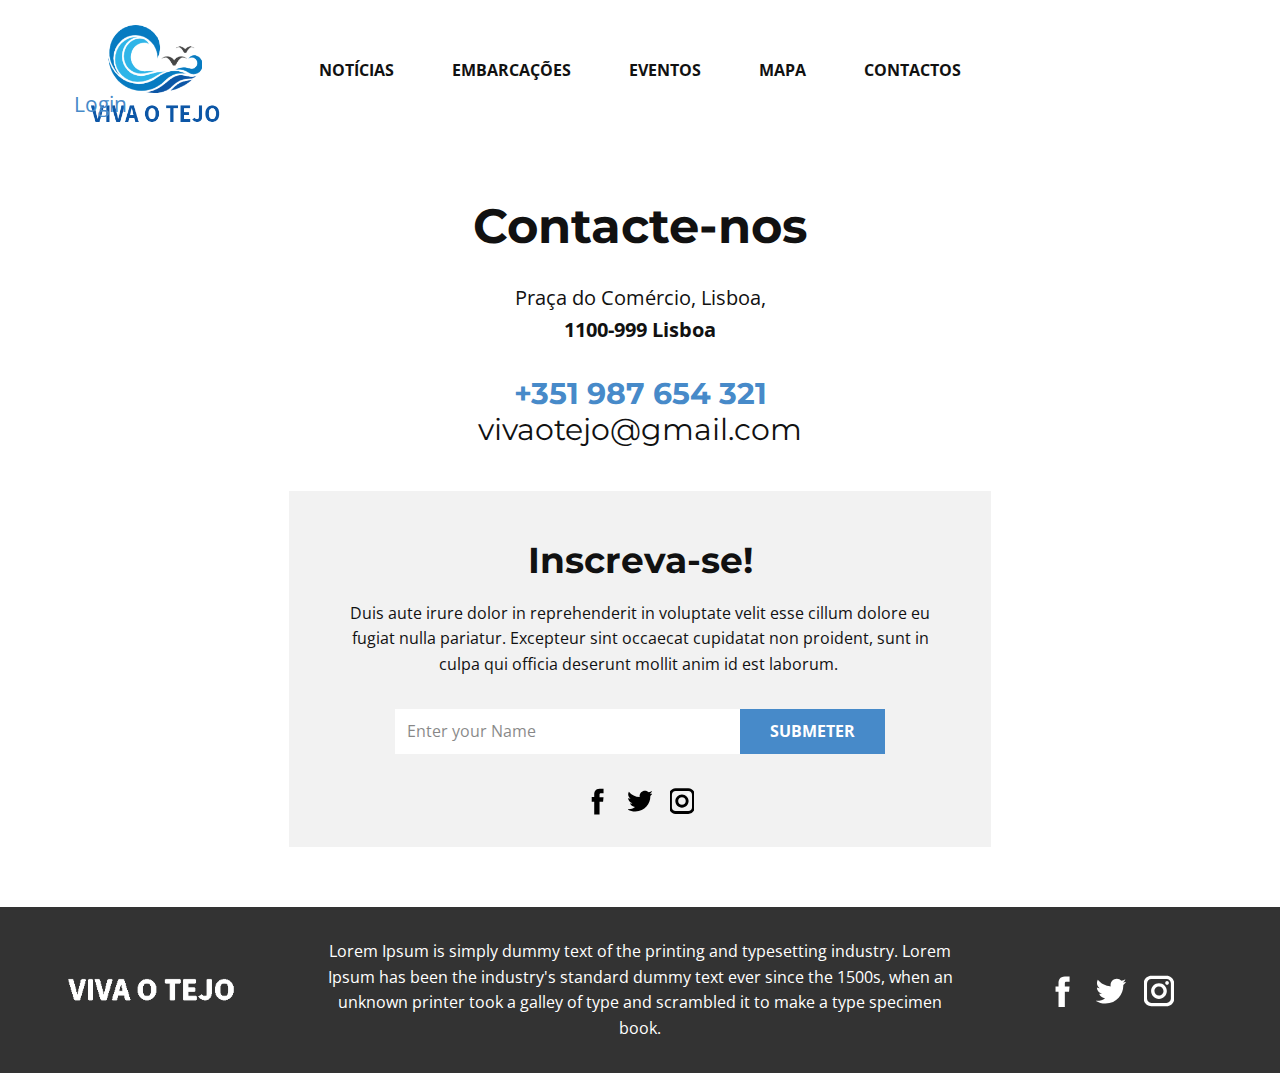
<file: Contactos.html>
<!DOCTYPE html>
<html style="font-size: 16px;">

<head>
  <meta name="viewport" content="width=device-width, initial-scale=1.0">
  <meta charset="utf-8">
  <meta name="keywords" content="Contacte-nos, ​Sign me up!">
  <meta name="description" content="">
  <meta name="page_type" content="np-template-header-footer-from-plugin">
  <title>Contactos</title>
  <link rel="stylesheet" href="nicepage.css" media="screen">
  <link rel="stylesheet" href="Contactos.css" media="screen">
  <script class="u-script" type="text/javascript" src="jquery.js" defer=""></script>
  <script class="u-script" type="text/javascript" src="nicepage.js" defer=""></script>
  <meta name="generator" content="Nicepage 4.9.5, nicepage.com">
  <link id="u-theme-google-font" rel="stylesheet"
    href="https://fonts.googleapis.com/css?family=Roboto:100,100i,300,300i,400,400i,500,500i,700,700i,900,900i|Open+Sans:300,300i,400,400i,500,500i,600,600i,700,700i,800,800i">
  <link id="u-page-google-font" rel="stylesheet"
    href="https://fonts.googleapis.com/css?family=Montserrat:100,100i,200,200i,300,300i,400,400i,500,500i,600,600i,700,700i,800,800i,900,900i">


  <script type="application/ld+json">{
		"@context": "http://schema.org",
		"@type": "Organization",
		"name": "",
		"logo": "images/logocolorVOT.png",
		"sameAs": [
				"https://facebook.com/name",
				"https://twitter.com/name",
				"https://instagram.com/name"
		]
}</script>
  <meta name="theme-color" content="#478ac9">
  <meta name="twitter:site" content="@">
  <meta name="twitter:card" content="summary_large_image">
  <meta name="twitter:title" content="Contactos">
  <meta name="twitter:description" content="">
  <meta property="og:title" content="Contactos">
  <meta property="og:type" content="website">
</head>

<body class="u-body u-xl-mode">
  <header class="u-clearfix u-header u-header" id="sec-3be9">
    <div class="u-clearfix u-sheet u-sheet-1">
      <a href="index.html" class="u-image u-logo u-image-1 noHover  " data-image-width="300" data-image-height="300">
        <img src="images/logocolorVOT.png" class="u-logo-image u-logo-image-1 ">
      </a>
      <nav class="u-align-center u-menu u-menu-dropdown u-offcanvas u-menu-1" data-position="Menu">
        <div class="menu-collapse"
          style="font-size: 1rem; letter-spacing: 0px; font-weight: 700; text-transform: uppercase;">
          <a class="u-button-style u-custom-active-border-color u-custom-active-color u-custom-border u-custom-border-color u-custom-borders u-custom-hover-border-color u-custom-hover-color u-custom-left-right-menu-spacing u-custom-padding-bottom u-custom-text-active-color u-custom-text-color u-custom-text-hover-color u-custom-top-bottom-menu-spacing u-nav-link u-text-active-palette-1-base u-text-hover-palette-2-base"
            href="#">
            <svg class="u-svg-link" viewBox="0 0 24 24">
              <use xmlns:xlink="http://www.w3.org/1999/xlink" xlink:href="#menu-hamburger"></use>
            </svg>
            <svg class="u-svg-content" version="1.1" id="menu-hamburger" viewBox="0 0 16 16" x="0px" y="0px"
              xmlns:xlink="http://www.w3.org/1999/xlink" xmlns="http://www.w3.org/2000/svg">
              <g>
                <rect y="1" width="16" height="2"></rect>
                <rect y="7" width="16" height="2"></rect>
                <rect y="13" width="16" height="2"></rect>
              </g>
            </svg>
          </a>
        </div>
        <div class="u-custom-menu u-nav-container">
          <ul class="u-nav u-spacing-2 u-unstyled u-nav-1">
            <li class="u-nav-item"><a
                class="u-button-style u-nav-link u-text-hover-white effect-on"
                href="Notícias.html" style="padding: 16px 26px;">Notícias</a>
            </li>
            <li class="u-nav-item"><a
                class="u-button-style u-nav-link u-text-hover-white effect-on"
                href="Embarcações.html" style="padding: 16px 26px;">Embarcações</a>
            </li>
            <li class="u-nav-item"><a
                class="u-button-style u-nav-link u-text-hover-white effect-on"
                href="Eventos.html" style="padding: 16px 26px;">Eventos</a>
            </li>
            <li class="u-nav-item"><a
                class="u-button-style u-nav-link u-text-hover-white effect-on"
                href="Mapa.html" style="padding: 16px 26px;">Mapa</a>
            </li>
            <li class="u-nav-item"><a
                class="u-button-style u-nav-link u-text-hover-white effect-on"
                href="Contactos.html" style="padding: 16px 26px;">Contactos</a>
            </li>
          </ul>
        </div>
        <div class="u-custom-menu u-nav-container-collapse">
          <div class="u-black u-container-style u-inner-container-layout u-opacity u-opacity-95 u-sidenav">
            <div class="u-inner-container-layout u-sidenav-overflow">
              <div class="u-menu-close"></div>
              <ul class="u-align-center u-nav u-popupmenu-items u-unstyled u-nav-2">
                <li class="u-nav-item"><a class="u-button-style u-nav-link" href="Notícias.html">Notícias</a>
                </li>
                <li class="u-nav-item"><a class="u-button-style u-nav-link" href="Embarcações.html">Embarcações</a>
                </li>
                <li class="u-nav-item"><a class="u-button-style u-nav-link" href="Eventos.html">Eventos</a>
                </li>
                <li class="u-nav-item"><a class="u-button-style u-nav-link" href="Mapa.html">Mapa</a>
                </li>
                <li class="u-nav-item"><a class="u-button-style u-nav-link" href="Contactos.html">Contactos</a>
                </li>
              </ul>
            </div>
          </div>
          <div class="u-black u-menu-overlay u-opacity u-opacity-70"></div>
        </div>
      </nav>
      <a class="u-login u-login-1" data-animation-name="" data-animation-duration="0" data-animation-direction=""
        href="Login.html" data-page-id="2117902974" title="Login" target="_blank">Login</a>
    </div>
  </header>

  <section class="u-align-center u-clearfix u-section-1" id="carousel_f1a2">
    <div class="u-clearfix u-sheet u-sheet-1">
      <h2 class="u-custom-font u-font-montserrat u-text u-text-default u-text-1">Contacte-nos</h2>
      <p class="u-text u-text-2"> Praça do Comércio, Lisboa,<br><b>1100-999 Lisboa</b>
      </p>
      <h5 class="u-custom-font u-font-montserrat u-text u-text-3">
        <font color="#478ac9"><b>+351 987 654 321</b>
        </font>
        <br>vivaotejo@gmail.com
      </h5>
      <div class="u-align-center u-container-style u-grey-5 u-group u-group-1">
        <div class="u-container-layout u-container-layout-1">
          <h2 class="u-custom-font u-font-montserrat u-text u-text-default u-text-4">Inscreva-se!</h2>
          <p class="u-text u-text-5"> Duis aute irure dolor in reprehenderit in voluptate velit esse cillum dolore eu
            fugiat nulla pariatur. Excepteur sint occaecat cupidatat non proident, sunt in culpa qui officia deserunt
            mollit anim id est laborum.&nbsp;</p>
          <div class="u-form u-form-1">
            <form action="#" method="POST" class="u-clearfix u-form-horizontal u-form-spacing-0 u-inner-form"
              source="email" name="form" style="padding: 0px;">
              <div class="u-form-group u-form-name u-form-partition-factor-2">
                <label for="name-dca1" class="u-form-control-hidden u-label"></label>
                <input type="text" placeholder="Enter your Name" id="name-dca1" name="name"
                  class="u-input u-input-rectangle u-white" required="">
              </div>
              <div class="u-align-left u-form-group u-form-submit">
                <a href="#"
                  class="u-border-none u-btn u-btn-submit u-button-style u-palette-1-base u-btn-1">Submeter</a>
                <input type="submit" value="submit" class="u-form-control-hidden">
              </div>
              <div class="u-form-send-message u-form-send-success"> Thank you! Your message has been sent. </div>
              <div class="u-form-send-error u-form-send-message"> Unable to send your message. Please fix errors then
                try again. </div>
              <input type="hidden" value="" name="recaptchaResponse">
            </form>
          </div>
          <div class="u-social-icons u-spacing-10 u-social-icons-1">
            <a class="u-social-url" title="facebook" target="_blank" href="https://facebook.com/name"><span
                class="u-icon u-social-facebook u-social-icon u-text-black u-icon-1"><svg class="u-svg-link"
                  preserveAspectRatio="xMidYMin slice" viewBox="0 0 112 112" style="">
                  <use xmlns:xlink="http://www.w3.org/1999/xlink" xlink:href="#svg-8119"></use>
                </svg><svg class="u-svg-content" viewBox="0 0 112 112" x="0" y="0" id="svg-8119">
                  <path fill="currentColor" d="M75.5,28.8H65.4c-1.5,0-4,0.9-4,4.3v9.4h13.9l-1.5,15.8H61.4v45.1H42.8V58.3h-8.8V42.4h8.8V32.2
c0-7.4,3.4-18.8,18.8-18.8h13.8v15.4H75.5z"></path>
                </svg></span>
            </a>
            <a class="u-social-url" title="twitter" target="_blank" href="https://twitter.com/name"><span
                class="u-icon u-social-icon u-social-twitter u-text-black u-icon-2"><svg class="u-svg-link"
                  preserveAspectRatio="xMidYMin slice" viewBox="0 0 112 112" style="">
                  <use xmlns:xlink="http://www.w3.org/1999/xlink" xlink:href="#svg-7e61"></use>
                </svg><svg class="u-svg-content" viewBox="0 0 112 112" x="0" y="0" id="svg-7e61">
                  <path fill="currentColor" d="M92.2,38.2c0,0.8,0,1.6,0,2.3c0,24.3-18.6,52.4-52.6,52.4c-10.6,0.1-20.2-2.9-28.5-8.2
	c1.4,0.2,2.9,0.2,4.4,0.2c8.7,0,16.7-2.9,23-7.9c-8.1-0.2-14.9-5.5-17.3-12.8c1.1,0.2,2.4,0.2,3.4,0.2c1.6,0,3.3-0.2,4.8-0.7
	c-8.4-1.6-14.9-9.2-14.9-18c0-0.2,0-0.2,0-0.2c2.5,1.4,5.4,2.2,8.4,2.3c-5-3.3-8.3-8.9-8.3-15.4c0-3.4,1-6.5,2.5-9.2
	c9.1,11.1,22.7,18.5,38,19.2c-0.2-1.4-0.4-2.8-0.4-4.3c0.1-10,8.3-18.2,18.5-18.2c5.4,0,10.1,2.2,13.5,5.7c4.3-0.8,8.1-2.3,11.7-4.5
	c-1.4,4.3-4.3,7.9-8.1,10.1c3.7-0.4,7.3-1.4,10.6-2.9C98.9,32.3,95.7,35.5,92.2,38.2z"></path>
                </svg></span>
            </a>
            <a class="u-social-url" title="instagram" target="_blank" href="https://instagram.com/name"><span
                class="u-icon u-social-icon u-social-instagram u-text-black u-icon-3"><svg class="u-svg-link"
                  preserveAspectRatio="xMidYMin slice" viewBox="0 0 112 112" style="">
                  <use xmlns:xlink="http://www.w3.org/1999/xlink" xlink:href="#svg-7330"></use>
                </svg><svg class="u-svg-content" viewBox="0 0 112 112" x="0" y="0" id="svg-7330">
                  <path fill="currentColor" d="M55.9,32.9c-12.8,0-23.2,10.4-23.2,23.2s10.4,23.2,23.2,23.2s23.2-10.4,23.2-23.2S68.7,32.9,55.9,32.9z
	 M55.9,69.4c-7.4,0-13.3-6-13.3-13.3c-0.1-7.4,6-13.3,13.3-13.3s13.3,6,13.3,13.3C69.3,63.5,63.3,69.4,55.9,69.4z"></path>
                  <path fill="#FFFFFF"
                    d="M79.7,26.8c-3,0-5.4,2.5-5.4,5.4s2.5,5.4,5.4,5.4c3,0,5.4-2.5,5.4-5.4S82.7,26.8,79.7,26.8z"></path>
                  <path fill="currentColor" d="M78.2,11H33.5C21,11,10.8,21.3,10.8,33.7v44.7c0,12.6,10.2,22.8,22.7,22.8h44.7c12.6,0,22.7-10.2,22.7-22.7
	V33.7C100.8,21.1,90.6,11,78.2,11z M91,78.4c0,7.1-5.8,12.8-12.8,12.8H33.5c-7.1,0-12.8-5.8-12.8-12.8V33.7
	c0-7.1,5.8-12.8,12.8-12.8h44.7c7.1,0,12.8,5.8,12.8,12.8V78.4z"></path>
                </svg></span>
            </a>
          </div>
        </div>
      </div>
    </div>
  </section>


  <footer class="u-align-center u-clearfix u-footer u-grey-80" id="sec-e0ac">
    <div class="u-clearfix u-sheet u-sheet-1">
      <p class="u-align-center-lg u-align-center-md u-align-center-xl u-text u-text-1"> Lorem Ipsum&nbsp;is simply dummy
        text of the printing and typesetting industry. Lorem Ipsum has been the industry's standard dummy text ever
        since the 1500s, when an unknown printer took a galley of type and scrambled it to make a type specimen book.
      </p>
      <a href="https://nicepage.com" class="u-image u-logo u-image-1" data-image-width="300" data-image-height="60">
        <img src="images/logowhiteVOTsimple.png" class="u-logo-image u-logo-image-1">
      </a>
      <div class="u-social-icons u-spacing-10 u-social-icons-1">
        <a class="u-social-url" title="facebook" target="_blank" href="https://facebook.com/name"><span
            class="u-icon u-social-facebook u-social-icon u-text-white u-icon-1"><svg class="u-svg-link"
              preserveAspectRatio="xMidYMin slice" viewBox="0 0 112 112" style="">
              <use xmlns:xlink="http://www.w3.org/1999/xlink" xlink:href="#svg-87cb"></use>
            </svg><svg class="u-svg-content" viewBox="0 0 112 112" x="0" y="0" id="svg-87cb">
              <path fill="currentColor" d="M75.5,28.8H65.4c-1.5,0-4,0.9-4,4.3v9.4h13.9l-1.5,15.8H61.4v45.1H42.8V58.3h-8.8V42.4h8.8V32.2
c0-7.4,3.4-18.8,18.8-18.8h13.8v15.4H75.5z"></path>
            </svg></span>
        </a>
        <a class="u-social-url" title="twitter" target="_blank" href="https://twitter.com/name"><span
            class="u-icon u-social-icon u-social-twitter u-text-white u-icon-2"><svg class="u-svg-link"
              preserveAspectRatio="xMidYMin slice" viewBox="0 0 112 112" style="">
              <use xmlns:xlink="http://www.w3.org/1999/xlink" xlink:href="#svg-5d70"></use>
            </svg><svg class="u-svg-content" viewBox="0 0 112 112" x="0" y="0" id="svg-5d70">
              <path fill="currentColor" d="M92.2,38.2c0,0.8,0,1.6,0,2.3c0,24.3-18.6,52.4-52.6,52.4c-10.6,0.1-20.2-2.9-28.5-8.2
	c1.4,0.2,2.9,0.2,4.4,0.2c8.7,0,16.7-2.9,23-7.9c-8.1-0.2-14.9-5.5-17.3-12.8c1.1,0.2,2.4,0.2,3.4,0.2c1.6,0,3.3-0.2,4.8-0.7
	c-8.4-1.6-14.9-9.2-14.9-18c0-0.2,0-0.2,0-0.2c2.5,1.4,5.4,2.2,8.4,2.3c-5-3.3-8.3-8.9-8.3-15.4c0-3.4,1-6.5,2.5-9.2
	c9.1,11.1,22.7,18.5,38,19.2c-0.2-1.4-0.4-2.8-0.4-4.3c0.1-10,8.3-18.2,18.5-18.2c5.4,0,10.1,2.2,13.5,5.7c4.3-0.8,8.1-2.3,11.7-4.5
	c-1.4,4.3-4.3,7.9-8.1,10.1c3.7-0.4,7.3-1.4,10.6-2.9C98.9,32.3,95.7,35.5,92.2,38.2z"></path>
            </svg></span>
        </a>
        <a class="u-social-url" title="instagram" target="_blank" href="https://instagram.com/name"><span
            class="u-icon u-social-icon u-social-instagram u-text-white u-icon-3"><svg class="u-svg-link"
              preserveAspectRatio="xMidYMin slice" viewBox="0 0 112 112" style="">
              <use xmlns:xlink="http://www.w3.org/1999/xlink" xlink:href="#svg-0cde"></use>
            </svg><svg class="u-svg-content" viewBox="0 0 112 112" x="0" y="0" id="svg-0cde">
              <path fill="currentColor" d="M55.9,32.9c-12.8,0-23.2,10.4-23.2,23.2s10.4,23.2,23.2,23.2s23.2-10.4,23.2-23.2S68.7,32.9,55.9,32.9z
	 M55.9,69.4c-7.4,0-13.3-6-13.3-13.3c-0.1-7.4,6-13.3,13.3-13.3s13.3,6,13.3,13.3C69.3,63.5,63.3,69.4,55.9,69.4z"></path>
              <path fill="#FFFFFF"
                d="M79.7,26.8c-3,0-5.4,2.5-5.4,5.4s2.5,5.4,5.4,5.4c3,0,5.4-2.5,5.4-5.4S82.7,26.8,79.7,26.8z"></path>
              <path fill="currentColor" d="M78.2,11H33.5C21,11,10.8,21.3,10.8,33.7v44.7c0,12.6,10.2,22.8,22.7,22.8h44.7c12.6,0,22.7-10.2,22.7-22.7
	V33.7C100.8,21.1,90.6,11,78.2,11z M91,78.4c0,7.1-5.8,12.8-12.8,12.8H33.5c-7.1,0-12.8-5.8-12.8-12.8V33.7
	c0-7.1,5.8-12.8,12.8-12.8h44.7c7.1,0,12.8,5.8,12.8,12.8V78.4z"></path>
            </svg></span>
        </a>
      </div>
    </div>
  </footer>
</body>

</html>
</file>
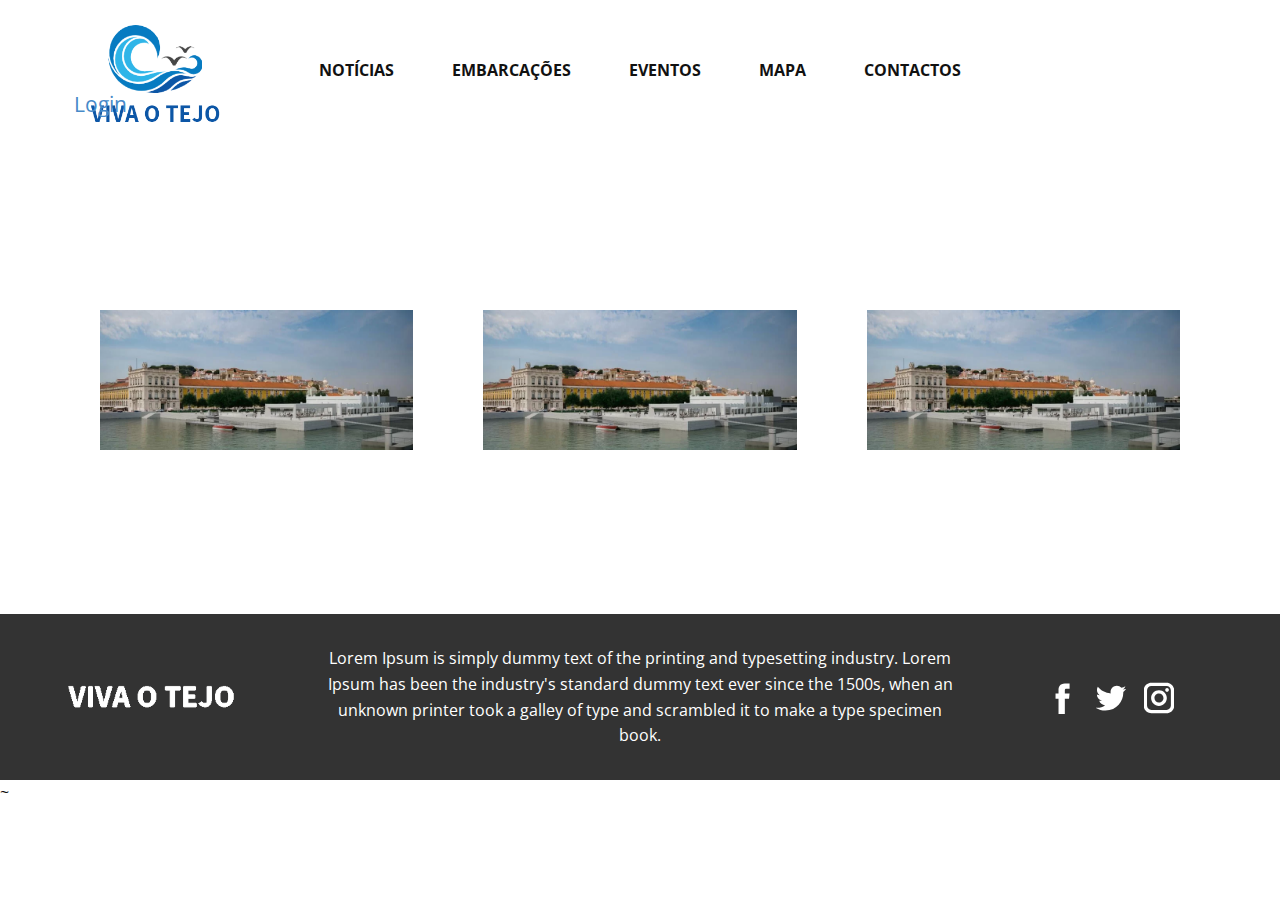
<file: Embarcações.html>
<!DOCTYPE html>
<html style="font-size: 16px;">

<head>
  <meta name="viewport" content="width=device-width, initial-scale=1.0">
  <meta charset="utf-8">
  <meta name="keywords" content="Embarcação 1, Embarcação 2, Embarcação 3">
  <meta name="description" content="">
  <meta name="page_type" content="np-template-header-footer-from-plugin">
  <title>Embarcações</title>
  <link rel="stylesheet" href="nicepage.css" media="screen">
  <link rel="stylesheet" href="Embarcações.css" media="screen">
  <script class="u-script" type="text/javascript" src="jquery.js" defer=""></script>
  <script class="u-script" type="text/javascript" src="nicepage.js" defer=""></script>
  <script src="./nodeJS/js/embarcacao.js"></script>
  <script src="https://ajax.googleapis.com/ajax/libs/jquery/3.5.1/jquery.min.js"></script>
  <meta name="generator" content="Nicepage 4.9.5, nicepage.com">
  <link id="u-theme-google-font" rel="stylesheet"
    href="https://fonts.googleapis.com/css?family=Roboto:100,100i,300,300i,400,400i,500,500i,700,700i,900,900i|Open+Sans:300,300i,400,400i,500,500i,600,600i,700,700i,800,800i">


  <script type="application/ld+json">{
		"@context": "http://schema.org",
		"@type": "Organization",
		"name": "",
		"logo": "images/logocolorVOT.png",
		"sameAs": [
				"https://facebook.com/name",
				"https://twitter.com/name",
				"https://instagram.com/name"
		]
}</script>
  <meta name="theme-color" content="#478ac9">
  <meta name="twitter:site" content="@">
  <meta name="twitter:card" content="summary_large_image">
  <meta name="twitter:title" content="Embarcações">
  <meta name="twitter:description" content="">
  <meta property="og:title" content="Embarcações">
  <meta property="og:type" content="website">
</head>

<body class="u-body u-xl-mode">
  <header class="u-clearfix u-header u-header" id="sec-3be9">
    <div class="u-clearfix u-sheet u-sheet-1">
      <a href="index.html" class="u-image u-logo u-image-1 noHover  " data-image-width="300" data-image-height="300">
        <img src="images/logocolorVOT.png" class="u-logo-image u-logo-image-1 ">
      </a>
      <nav class="u-align-center u-menu u-menu-dropdown u-offcanvas u-menu-1" data-position="Menu">
        <div class="menu-collapse"
          style="font-size: 1rem; letter-spacing: 0px; font-weight: 700; text-transform: uppercase;">
          <a class="u-button-style u-custom-active-border-color u-custom-active-color u-custom-border u-custom-border-color u-custom-borders u-custom-hover-border-color u-custom-hover-color u-custom-left-right-menu-spacing u-custom-padding-bottom u-custom-text-active-color u-custom-text-color u-custom-text-hover-color u-custom-top-bottom-menu-spacing u-nav-link u-text-active-palette-1-base u-text-hover-palette-2-base"
            href="#">
            <svg class="u-svg-link" viewBox="0 0 24 24">
              <use xmlns:xlink="http://www.w3.org/1999/xlink" xlink:href="#menu-hamburger"></use>
            </svg>
            <svg class="u-svg-content" version="1.1" id="menu-hamburger" viewBox="0 0 16 16" x="0px" y="0px"
              xmlns:xlink="http://www.w3.org/1999/xlink" xmlns="http://www.w3.org/2000/svg">
              <g>
                <rect y="1" width="16" height="2"></rect>
                <rect y="7" width="16" height="2"></rect>
                <rect y="13" width="16" height="2"></rect>
              </g>
            </svg>
          </a>
        </div>
        <div class="u-custom-menu u-nav-container">
          <ul class="u-nav u-spacing-2 u-unstyled u-nav-1">
            <li class="u-nav-item"><a
                class="u-button-style u-nav-link u-text-hover-white effect-on"
                href="Notícias.html" style="padding: 16px 26px;">Notícias</a>
            </li>
            <li class="u-nav-item"><a
                class="u-button-style u-nav-link u-text-hover-white effect-on"
                href="Embarcações.html" style="padding: 16px 26px;">Embarcações</a>
            </li>
            <li class="u-nav-item"><a
                class="u-button-style u-nav-link u-text-hover-white effect-on"
                href="Eventos.html" style="padding: 16px 26px;">Eventos</a>
            </li>
            <li class="u-nav-item"><a
                class="u-button-style u-nav-link u-text-hover-white effect-on"
                href="Mapa.html" style="padding: 16px 26px;">Mapa</a>
            </li>
            <li class="u-nav-item"><a
                class="u-button-style u-nav-link u-text-hover-white effect-on"
                href="Contactos.html" style="padding: 16px 26px;">Contactos</a>
            </li>
          </ul>
        </div>
        <div class="u-custom-menu u-nav-container-collapse">
          <div class="u-black u-container-style u-inner-container-layout u-opacity u-opacity-95 u-sidenav">
            <div class="u-inner-container-layout u-sidenav-overflow">
              <div class="u-menu-close"></div>
              <ul class="u-align-center u-nav u-popupmenu-items u-unstyled u-nav-2">
                <li class="u-nav-item"><a class="u-button-style u-nav-link" href="Notícias.html">Notícias</a>
                </li>
                <li class="u-nav-item"><a class="u-button-style u-nav-link" href="Embarcações.html">Embarcações</a>
                </li>
                <li class="u-nav-item"><a class="u-button-style u-nav-link" href="Eventos.html">Eventos</a>
                </li>
                <li class="u-nav-item"><a class="u-button-style u-nav-link" href="Mapa.html">Mapa</a>
                </li>
                <li class="u-nav-item"><a class="u-button-style u-nav-link" href="Contactos.html">Contactos</a>
                </li>
              </ul>
            </div>
          </div>
          <div class="u-black u-menu-overlay u-opacity u-opacity-70"></div>
        </div>
      </nav>
      <a class="u-login u-login-1" data-animation-name="" data-animation-duration="0" data-animation-direction=""
        href="Login.html" data-page-id="2117902974" title="Login" target="_blank">Login</a>
    </div>
  </header>

  <section class="u-clearfix u-section-1" id="sec-31b8">
    <div class="u-clearfix u-sheet u-sheet-1">
      <!--blog-->
      <!--blog_options_json-->
      <!--{"type":"Recent","source":"","tags":"","count":""}-->
      <!--/blog_options_json-->
      <div class="u-blog u-container-style u-expanded-width u-blog-1">
        <div class="u-list-control"></div>
        <div class="u-repeater u-repeater-1">
          <!--blog_post-->
          <div class="u-align-center u-blog-post u-container-style u-repeater-item">
            <div class="u-container-layout u-similar-container u-container-layout-1">
              <h2 class="u-blog-control u-custom-item u-text u-text-1">
                <a class="u-post-header-link" href="blog/post-5.html"><span id="embarcacao_name"></span></a>
              </h2>
              <!--/blog_post_header-->
              <a class="u-post-header-link" href="blog/post-5.html">
                <!--blog_post_image-->
                <img src="images/caisTejo-7.webp" alt=""
                  class="u-blog-control u-expanded-width u-image u-image-default u-image-1" data-image-width="800"
                  data-image-height="533">
                <!--/blog_post_image-->
              </a>
              <!--blog_post_content-->
              <div class="u-blog-control u-post-content u-text u-text-2"><span id="embarcacao_info"></span></div>
              <!--/blog_post_content-->
            </div>
          </div>
          <!--/blog_post-->
          <!--blog_post-->
          <div class="u-align-center u-blog-post u-container-style u-repeater-item">
            <div class="u-container-layout u-similar-container u-container-layout-1">
              <h2 class="u-blog-control u-custom-item u-text u-text-1">
                <a class="u-post-header-link" href="blog/post-5.html"></a>
              </h2>
              <!--/blog_post_header-->
              <a class="u-post-header-link" href="blog/post-5.html">
                <!--blog_post_image-->
                <img src="images/caisTejo-7.webp" alt=""
                  class="u-blog-control u-expanded-width u-image u-image-default u-image-1" data-image-width="800"
                  data-image-height="533">
                <!--/blog_post_image-->
              </a>
              <!--blog_post_content-->
              <div class="u-blog-control u-post-content u-text u-text-2"></div>
              <!--/blog_post_content-->
            </div>
          </div>
          <!--/blog_post-->
          <!--blog_post-->
          <div class="u-align-center u-blog-post u-container-style u-repeater-item">
            <div class="u-container-layout u-similar-container u-container-layout-1">
              <h2 class="u-blog-control u-custom-item u-text u-text-1">
                <a class="u-post-header-link" href="blog/post-5.html"></a>
              </h2>
              <!--/blog_post_header-->
              <a class="u-post-header-link" href="blog/post-5.html">
                <!--blog_post_image-->
                <img src="images/caisTejo-7.webp" alt=""
                  class="u-blog-control u-expanded-width u-image u-image-default u-image-1" data-image-width="800"
                  data-image-height="533">
                <!--/blog_post_image-->
              </a>
              <!--blog_post_content-->
              <div class="u-blog-control u-post-content u-text u-text-2"></div>
              <!--/blog_post_content-->
            </div>
          </div>
          <!--/blog_post-->
        </div>
        <div class="u-list-control"></div>
      </div>
      <!--/blog-->
    </div>
  </section>


  <footer class="u-align-center u-clearfix u-footer u-grey-80" id="sec-e0ac">
    <div class="u-clearfix u-sheet u-sheet-1">
      <p class="u-align-center-lg u-align-center-md u-align-center-xl u-text u-text-1"> Lorem Ipsum&nbsp;is simply dummy
        text of the printing and typesetting industry. Lorem Ipsum has been the industry's standard dummy text ever
        since the 1500s, when an unknown printer took a galley of type and scrambled it to make a type specimen book.
      </p>
      <a href="https://nicepage.com" class="u-image u-logo u-image-1" data-image-width="300" data-image-height="60">
        <img src="images/logowhiteVOTsimple.png" class="u-logo-image u-logo-image-1">
      </a>
      <div class="u-social-icons u-spacing-10 u-social-icons-1">
        <a class="u-social-url" title="facebook" target="_blank" href="https://facebook.com/name"><span
            class="u-icon u-social-facebook u-social-icon u-text-white u-icon-1"><svg class="u-svg-link"
              preserveAspectRatio="xMidYMin slice" viewBox="0 0 112 112" style="">
              <use xmlns:xlink="http://www.w3.org/1999/xlink" xlink:href="#svg-87cb"></use>
            </svg><svg class="u-svg-content" viewBox="0 0 112 112" x="0" y="0" id="svg-87cb">
              <path fill="currentColor" d="M75.5,28.8H65.4c-1.5,0-4,0.9-4,4.3v9.4h13.9l-1.5,15.8H61.4v45.1H42.8V58.3h-8.8V42.4h8.8V32.2
c0-7.4,3.4-18.8,18.8-18.8h13.8v15.4H75.5z"></path>
            </svg></span>
        </a>
        <a class="u-social-url" title="twitter" target="_blank" href="https://twitter.com/name"><span
            class="u-icon u-social-icon u-social-twitter u-text-white u-icon-2"><svg class="u-svg-link"
              preserveAspectRatio="xMidYMin slice" viewBox="0 0 112 112" style="">
              <use xmlns:xlink="http://www.w3.org/1999/xlink" xlink:href="#svg-5d70"></use>
            </svg><svg class="u-svg-content" viewBox="0 0 112 112" x="0" y="0" id="svg-5d70">
              <path fill="currentColor" d="M92.2,38.2c0,0.8,0,1.6,0,2.3c0,24.3-18.6,52.4-52.6,52.4c-10.6,0.1-20.2-2.9-28.5-8.2
	c1.4,0.2,2.9,0.2,4.4,0.2c8.7,0,16.7-2.9,23-7.9c-8.1-0.2-14.9-5.5-17.3-12.8c1.1,0.2,2.4,0.2,3.4,0.2c1.6,0,3.3-0.2,4.8-0.7
	c-8.4-1.6-14.9-9.2-14.9-18c0-0.2,0-0.2,0-0.2c2.5,1.4,5.4,2.2,8.4,2.3c-5-3.3-8.3-8.9-8.3-15.4c0-3.4,1-6.5,2.5-9.2
	c9.1,11.1,22.7,18.5,38,19.2c-0.2-1.4-0.4-2.8-0.4-4.3c0.1-10,8.3-18.2,18.5-18.2c5.4,0,10.1,2.2,13.5,5.7c4.3-0.8,8.1-2.3,11.7-4.5
	c-1.4,4.3-4.3,7.9-8.1,10.1c3.7-0.4,7.3-1.4,10.6-2.9C98.9,32.3,95.7,35.5,92.2,38.2z"></path>
            </svg></span>
        </a>
        <a class="u-social-url" title="instagram" target="_blank" href="https://instagram.com/name"><span
            class="u-icon u-social-icon u-social-instagram u-text-white u-icon-3"><svg class="u-svg-link"
              preserveAspectRatio="xMidYMin slice" viewBox="0 0 112 112" style="">
              <use xmlns:xlink="http://www.w3.org/1999/xlink" xlink:href="#svg-0cde"></use>
            </svg><svg class="u-svg-content" viewBox="0 0 112 112" x="0" y="0" id="svg-0cde">
              <path fill="currentColor" d="M55.9,32.9c-12.8,0-23.2,10.4-23.2,23.2s10.4,23.2,23.2,23.2s23.2-10.4,23.2-23.2S68.7,32.9,55.9,32.9z
	 M55.9,69.4c-7.4,0-13.3-6-13.3-13.3c-0.1-7.4,6-13.3,13.3-13.3s13.3,6,13.3,13.3C69.3,63.5,63.3,69.4,55.9,69.4z"></path>
              <path fill="#FFFFFF"
                d="M79.7,26.8c-3,0-5.4,2.5-5.4,5.4s2.5,5.4,5.4,5.4c3,0,5.4-2.5,5.4-5.4S82.7,26.8,79.7,26.8z"></path>
              <path fill="currentColor" d="M78.2,11H33.5C21,11,10.8,21.3,10.8,33.7v44.7c0,12.6,10.2,22.8,22.7,22.8h44.7c12.6,0,22.7-10.2,22.7-22.7
	V33.7C100.8,21.1,90.6,11,78.2,11z M91,78.4c0,7.1-5.8,12.8-12.8,12.8H33.5c-7.1,0-12.8-5.8-12.8-12.8V33.7
	c0-7.1,5.8-12.8,12.8-12.8h44.7c7.1,0,12.8,5.8,12.8,12.8V78.4z"></path>
            </svg></span>
        </a>
      </div>
    </div>
  </footer>
<script src="https://code.jquery.com/jquery-3.4.1.min.js"></script>
<script type="text/javascript" src="nodeJS/js/embarcacao.js"></script>~
<script src="./nodeJS/js/embarcacao.js"></script>
</body>

</html>
</file>
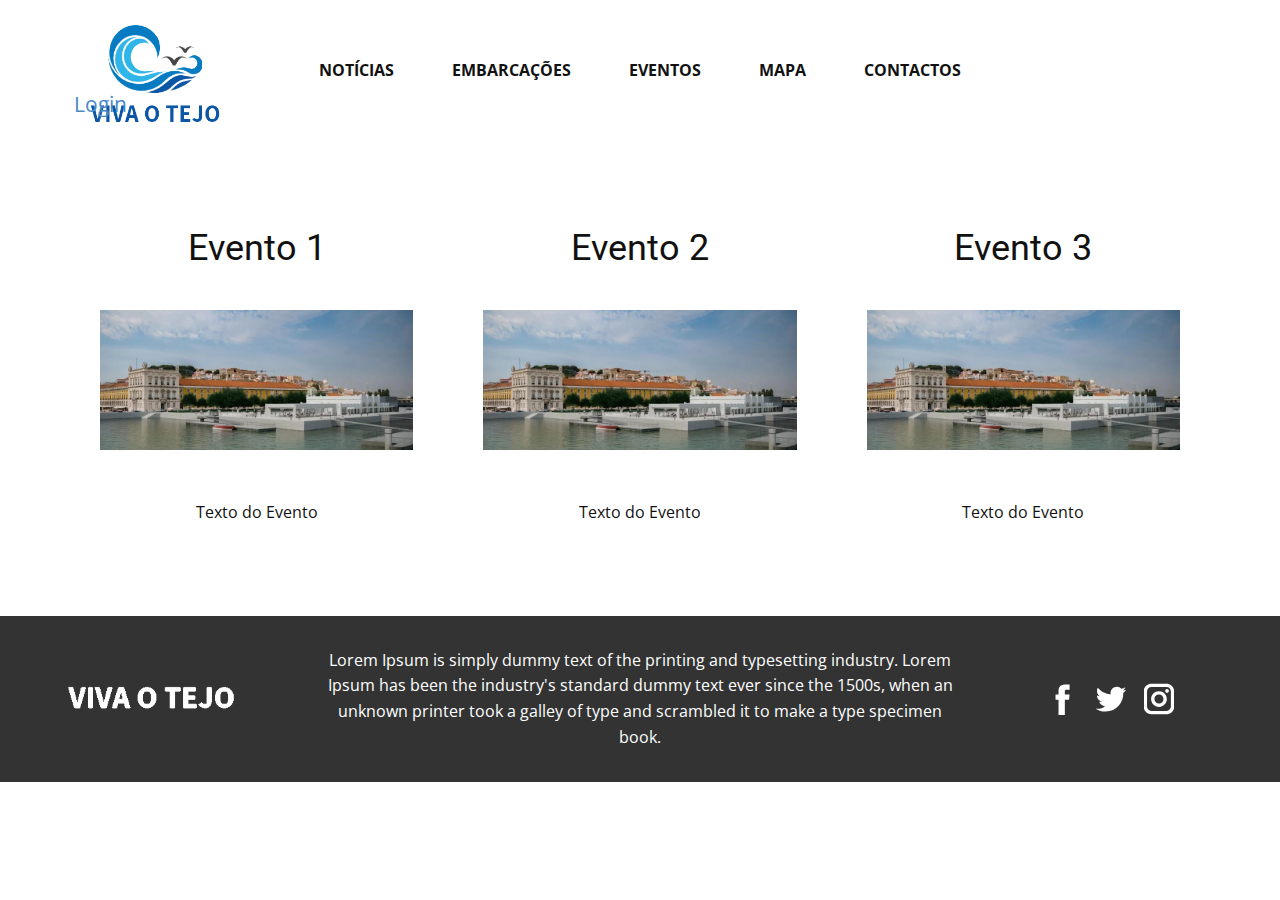
<file: Eventos.html>
<!DOCTYPE html>
<html style="font-size: 16px;">

<head>
  <meta name="viewport" content="width=device-width, initial-scale=1.0">
  <meta charset="utf-8">
  <meta name="keywords" content="Evento 1, Evento 2, Evento 3">
  <meta name="description" content="">
  <meta name="page_type" content="np-template-header-footer-from-plugin">
  <title>Eventos</title>
  <link rel="stylesheet" href="nicepage.css" media="screen">
  <link rel="stylesheet" href="Eventos.css" media="screen">
  <script class="u-script" type="text/javascript" src="jquery.js" defer=""></script>
  <script class="u-script" type="text/javascript" src="nicepage.js" defer=""></script>
  <meta name="generator" content="Nicepage 4.9.5, nicepage.com">
  <link id="u-theme-google-font" rel="stylesheet"
    href="https://fonts.googleapis.com/css?family=Roboto:100,100i,300,300i,400,400i,500,500i,700,700i,900,900i|Open+Sans:300,300i,400,400i,500,500i,600,600i,700,700i,800,800i">


  <script type="application/ld+json">{
		"@context": "http://schema.org",
		"@type": "Organization",
		"name": "",
		"logo": "images/logocolorVOT.png",
		"sameAs": [
				"https://facebook.com/name",
				"https://twitter.com/name",
				"https://instagram.com/name"
		]
}</script>
  <meta name="theme-color" content="#478ac9">
  <meta name="twitter:site" content="@">
  <meta name="twitter:card" content="summary_large_image">
  <meta name="twitter:title" content="Eventos">
  <meta name="twitter:description" content="">
  <meta property="og:title" content="Eventos">
  <meta property="og:type" content="website">
</head>

<body class="u-body u-xl-mode">
  <header class="u-clearfix u-header u-header" id="sec-3be9">
    <div class="u-clearfix u-sheet u-sheet-1">
      <a href="index.html" class="u-image u-logo u-image-1 noHover  " data-image-width="300" data-image-height="300">
        <img src="images/logocolorVOT.png" class="u-logo-image u-logo-image-1 ">
      </a>
      <nav class="u-align-center u-menu u-menu-dropdown u-offcanvas u-menu-1" data-position="Menu">
        <div class="menu-collapse"
          style="font-size: 1rem; letter-spacing: 0px; font-weight: 700; text-transform: uppercase;">
          <a class="u-button-style u-custom-active-border-color u-custom-active-color u-custom-border u-custom-border-color u-custom-borders u-custom-hover-border-color u-custom-hover-color u-custom-left-right-menu-spacing u-custom-padding-bottom u-custom-text-active-color u-custom-text-color u-custom-text-hover-color u-custom-top-bottom-menu-spacing u-nav-link u-text-active-palette-1-base u-text-hover-palette-2-base"
            href="#">
            <svg class="u-svg-link" viewBox="0 0 24 24">
              <use xmlns:xlink="http://www.w3.org/1999/xlink" xlink:href="#menu-hamburger"></use>
            </svg>
            <svg class="u-svg-content" version="1.1" id="menu-hamburger" viewBox="0 0 16 16" x="0px" y="0px"
              xmlns:xlink="http://www.w3.org/1999/xlink" xmlns="http://www.w3.org/2000/svg">
              <g>
                <rect y="1" width="16" height="2"></rect>
                <rect y="7" width="16" height="2"></rect>
                <rect y="13" width="16" height="2"></rect>
              </g>
            </svg>
          </a>
        </div>
        <div class="u-custom-menu u-nav-container">
          <ul class="u-nav u-spacing-2 u-unstyled u-nav-1">
            <li class="u-nav-item"><a
                class="u-button-style u-nav-link u-text-hover-white effect-on"
                href="Notícias.html" style="padding: 16px 26px;">Notícias</a>
            </li>
            <li class="u-nav-item"><a
                class="u-button-style u-nav-link u-text-hover-white effect-on"
                href="Embarcações.html" style="padding: 16px 26px;">Embarcações</a>
            </li>
            <li class="u-nav-item"><a
                class="u-button-style u-nav-link u-text-hover-white effect-on"
                href="Eventos.html" style="padding: 16px 26px;">Eventos</a>
            </li>
            <li class="u-nav-item"><a
                class="u-button-style u-nav-link u-text-hover-white effect-on"
                href="Mapa.html" style="padding: 16px 26px;">Mapa</a>
            </li>
            <li class="u-nav-item"><a
                class="u-button-style u-nav-link u-text-hover-white effect-on"
                href="Contactos.html" style="padding: 16px 26px;">Contactos</a>
            </li>
          </ul>
        </div>
        <div class="u-custom-menu u-nav-container-collapse">
          <div class="u-black u-container-style u-inner-container-layout u-opacity u-opacity-95 u-sidenav">
            <div class="u-inner-container-layout u-sidenav-overflow">
              <div class="u-menu-close"></div>
              <ul class="u-align-center u-nav u-popupmenu-items u-unstyled u-nav-2">
                <li class="u-nav-item"><a class="u-button-style u-nav-link" href="Notícias.html">Notícias</a>
                </li>
                <li class="u-nav-item"><a class="u-button-style u-nav-link" href="Embarcações.html">Embarcações</a>
                </li>
                <li class="u-nav-item"><a class="u-button-style u-nav-link" href="Eventos.html">Eventos</a>
                </li>
                <li class="u-nav-item"><a class="u-button-style u-nav-link" href="Mapa.html">Mapa</a>
                </li>
                <li class="u-nav-item"><a class="u-button-style u-nav-link" href="Contactos.html">Contactos</a>
                </li>
              </ul>
            </div>
          </div>
          <div class="u-black u-menu-overlay u-opacity u-opacity-70"></div>
        </div>
      </nav>
      <a class="u-login u-login-1" data-animation-name="" data-animation-duration="0" data-animation-direction=""
        href="Login.html" data-page-id="2117902974" title="Login" target="_blank">Login</a>
    </div>
  </header>

  <section class="u-clearfix u-section-1" id="sec-31b8">
    <div class="u-clearfix u-sheet u-sheet-1">
      <!--blog-->
      <!--blog_options_json-->
      <!--{"type":"Recent","source":"","tags":"","count":""}-->
      <!--/blog_options_json-->
      <div class="u-blog u-container-style u-expanded-width u-blog-1">
        <div class="u-list-control"></div>
        <div class="u-repeater u-repeater-1">
          <!--blog_post-->
          <div class="u-align-center u-blog-post u-container-style u-repeater-item">
            <div class="u-container-layout u-similar-container u-container-layout-1">
              <!--blog_post_header-->
              <h2 class="u-blog-control u-custom-item u-text u-text-1">
                <a class="u-post-header-link" href="blog/post-5.html">Evento 1</a>
              </h2>
              <!--/blog_post_header-->
              <a class="u-post-header-link" href="blog/post-5.html">
                <!--blog_post_image-->
                <img src="images/caisTejo-7.webp" alt=""
                  class="u-blog-control u-expanded-width u-image u-image-default u-image-1" data-image-width="800"
                  data-image-height="533">
                <!--/blog_post_image-->
              </a>
              <!--blog_post_content-->
              <div class="u-blog-control u-post-content u-text u-text-2">Texto do Evento</div>
              <!--/blog_post_content-->
            </div>
          </div>
          <!--/blog_post-->
          <!--blog_post-->
          <div class="u-align-center u-blog-post u-container-style u-repeater-item">
            <div class="u-container-layout u-similar-container u-container-layout-2">
              <!--blog_post_header-->
              <h2 class="u-blog-control u-custom-item u-text u-text-3">
                <a class="u-post-header-link" href="blog/post-4.html">Evento 2</a>
              </h2>
              <!--/blog_post_header-->
              <a class="u-post-header-link" href="blog/post-4.html">
                <!--blog_post_image-->
                <img src="images/caisTejo-8.webp" alt=""
                  class="u-blog-control u-expanded-width u-image u-image-default u-image-2" data-image-width="800"
                  data-image-height="533">
                <!--/blog_post_image-->
              </a>
              <!--blog_post_content-->
              <div class="u-blog-control u-post-content u-text u-text-4">Texto do Evento</div>
              <!--/blog_post_content-->
            </div>
          </div>
          <!--/blog_post-->
          <!--blog_post-->
          <div class="u-align-center u-blog-post u-container-style u-repeater-item">
            <div class="u-container-layout u-similar-container u-container-layout-3">
              <!--blog_post_header-->
              <h2 class="u-blog-control u-custom-item u-text u-text-5">
                <a class="u-post-header-link" href="blog/post-3.html">Evento 3</a>
              </h2>
              <!--/blog_post_header-->
              <a class="u-post-header-link" href="blog/post-3.html">
                <!--blog_post_image-->
                <img src="images/caisTejo-9.webp" alt=""
                  class="u-blog-control u-expanded-width u-image u-image-default u-image-3" data-image-width="800"
                  data-image-height="533">
                <!--/blog_post_image-->
              </a>
              <!--blog_post_content-->
              <div class="u-blog-control u-post-content u-text u-text-6">Texto do Evento</div>
              <!--/blog_post_content-->
            </div>
          </div>
          <!--/blog_post-->
        </div>
        <div class="u-list-control"></div>
      </div>
      <!--/blog-->
    </div>
  </section>


  <footer class="u-align-center u-clearfix u-footer u-grey-80" id="sec-e0ac">
    <div class="u-clearfix u-sheet u-sheet-1">
      <p class="u-align-center-lg u-align-center-md u-align-center-xl u-text u-text-1"> Lorem Ipsum&nbsp;is simply dummy
        text of the printing and typesetting industry. Lorem Ipsum has been the industry's standard dummy text ever
        since the 1500s, when an unknown printer took a galley of type and scrambled it to make a type specimen book.
      </p>
      <a href="https://nicepage.com" class="u-image u-logo u-image-1" data-image-width="300" data-image-height="60">
        <img src="images/logowhiteVOTsimple.png" class="u-logo-image u-logo-image-1">
      </a>
      <div class="u-social-icons u-spacing-10 u-social-icons-1">
        <a class="u-social-url" title="facebook" target="_blank" href="https://facebook.com/name"><span
            class="u-icon u-social-facebook u-social-icon u-text-white u-icon-1"><svg class="u-svg-link"
              preserveAspectRatio="xMidYMin slice" viewBox="0 0 112 112" style="">
              <use xmlns:xlink="http://www.w3.org/1999/xlink" xlink:href="#svg-87cb"></use>
            </svg><svg class="u-svg-content" viewBox="0 0 112 112" x="0" y="0" id="svg-87cb">
              <path fill="currentColor" d="M75.5,28.8H65.4c-1.5,0-4,0.9-4,4.3v9.4h13.9l-1.5,15.8H61.4v45.1H42.8V58.3h-8.8V42.4h8.8V32.2
c0-7.4,3.4-18.8,18.8-18.8h13.8v15.4H75.5z"></path>
            </svg></span>
        </a>
        <a class="u-social-url" title="twitter" target="_blank" href="https://twitter.com/name"><span
            class="u-icon u-social-icon u-social-twitter u-text-white u-icon-2"><svg class="u-svg-link"
              preserveAspectRatio="xMidYMin slice" viewBox="0 0 112 112" style="">
              <use xmlns:xlink="http://www.w3.org/1999/xlink" xlink:href="#svg-5d70"></use>
            </svg><svg class="u-svg-content" viewBox="0 0 112 112" x="0" y="0" id="svg-5d70">
              <path fill="currentColor" d="M92.2,38.2c0,0.8,0,1.6,0,2.3c0,24.3-18.6,52.4-52.6,52.4c-10.6,0.1-20.2-2.9-28.5-8.2
	c1.4,0.2,2.9,0.2,4.4,0.2c8.7,0,16.7-2.9,23-7.9c-8.1-0.2-14.9-5.5-17.3-12.8c1.1,0.2,2.4,0.2,3.4,0.2c1.6,0,3.3-0.2,4.8-0.7
	c-8.4-1.6-14.9-9.2-14.9-18c0-0.2,0-0.2,0-0.2c2.5,1.4,5.4,2.2,8.4,2.3c-5-3.3-8.3-8.9-8.3-15.4c0-3.4,1-6.5,2.5-9.2
	c9.1,11.1,22.7,18.5,38,19.2c-0.2-1.4-0.4-2.8-0.4-4.3c0.1-10,8.3-18.2,18.5-18.2c5.4,0,10.1,2.2,13.5,5.7c4.3-0.8,8.1-2.3,11.7-4.5
	c-1.4,4.3-4.3,7.9-8.1,10.1c3.7-0.4,7.3-1.4,10.6-2.9C98.9,32.3,95.7,35.5,92.2,38.2z"></path>
            </svg></span>
        </a>
        <a class="u-social-url" title="instagram" target="_blank" href="https://instagram.com/name"><span
            class="u-icon u-social-icon u-social-instagram u-text-white u-icon-3"><svg class="u-svg-link"
              preserveAspectRatio="xMidYMin slice" viewBox="0 0 112 112" style="">
              <use xmlns:xlink="http://www.w3.org/1999/xlink" xlink:href="#svg-0cde"></use>
            </svg><svg class="u-svg-content" viewBox="0 0 112 112" x="0" y="0" id="svg-0cde">
              <path fill="currentColor" d="M55.9,32.9c-12.8,0-23.2,10.4-23.2,23.2s10.4,23.2,23.2,23.2s23.2-10.4,23.2-23.2S68.7,32.9,55.9,32.9z
	 M55.9,69.4c-7.4,0-13.3-6-13.3-13.3c-0.1-7.4,6-13.3,13.3-13.3s13.3,6,13.3,13.3C69.3,63.5,63.3,69.4,55.9,69.4z"></path>
              <path fill="#FFFFFF"
                d="M79.7,26.8c-3,0-5.4,2.5-5.4,5.4s2.5,5.4,5.4,5.4c3,0,5.4-2.5,5.4-5.4S82.7,26.8,79.7,26.8z"></path>
              <path fill="currentColor" d="M78.2,11H33.5C21,11,10.8,21.3,10.8,33.7v44.7c0,12.6,10.2,22.8,22.7,22.8h44.7c12.6,0,22.7-10.2,22.7-22.7
	V33.7C100.8,21.1,90.6,11,78.2,11z M91,78.4c0,7.1-5.8,12.8-12.8,12.8H33.5c-7.1,0-12.8-5.8-12.8-12.8V33.7
	c0-7.1,5.8-12.8,12.8-12.8h44.7c7.1,0,12.8,5.8,12.8,12.8V78.4z"></path>
            </svg></span>
        </a>
      </div>
    </div>
  </footer>
</body>

</html>
</file>
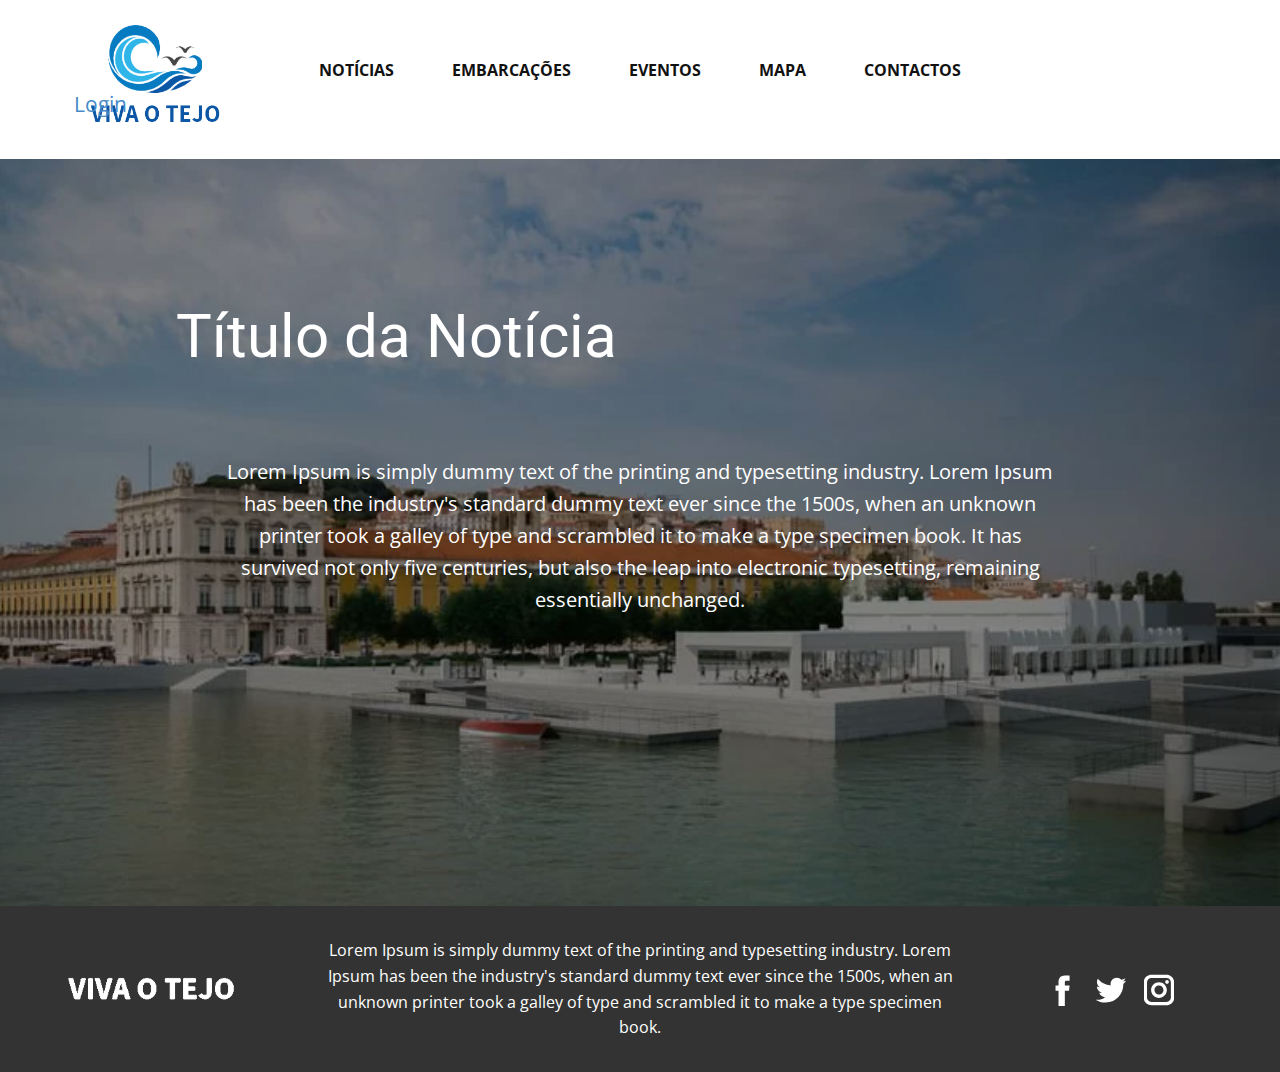
<file: noticiasBody.html>
<!DOCTYPE html>
<html style="font-size: 16px;">

<head>
  <meta name="viewport" content="width=device-width, initial-scale=1.0">
  <meta charset="utf-8">
  <meta name="keywords" content="WebSite Oficial ​​da Marinha do Tejo">
  <meta name="description" content="">
  <meta name="page_type" content="np-template-header-footer-from-plugin">
  <title>Notícias</title>

  <link rel="stylesheet" href="nicepage.css" media="screen">
  <link rel="stylesheet" href="Página-Inicial.css" media="screen">

  <script class="u-script" type="text/javascript" src="jquery.js" defer=""></script>
  <script class="u-script" type="text/javascript" src="nicepage.js" defer=""></script>
  <meta name="generator" content="Nicepage 4.9.5, nicepage.com">
  <link id="u-theme-google-font" rel="stylesheet"
    href="https://fonts.googleapis.com/css?family=Roboto:100,100i,300,300i,400,400i,500,500i,700,700i,900,900i|Open+Sans:300,300i,400,400i,500,500i,600,600i,700,700i,800,800i">


  <script type="application/ld+json">{
		"@context": "http://schema.org",
		"@type": "Organization",
		"name": "",
		"logo": "images/logocolorVOT.png",
		"sameAs": [
				"https://facebook.com/name",
				"https://twitter.com/name",
				"https://instagram.com/name"
		]
}</script>
  <meta name="theme-color" content="#478ac9">
  <meta name="twitter:site" content="@">
  <meta name="twitter:card" content="summary_large_image">
  <meta name="twitter:title" content="Notícias">
  <meta name="twitter:description" content="">
  <meta property="og:title" content="Notícias">
  <meta property="og:type" content="website">
</head>

<body data-home-page="Página-Inicial.html" data-home-page-title="Notícias" class="u-body u-xl-mode">
  <header class="u-clearfix u-header u-header" id="sec-3be9">
    <div class="u-clearfix u-sheet u-sheet-1">
      <a href="index.html" class="u-image u-logo u-image-1 noHover  " data-image-width="300" data-image-height="300">
        <img src="images/logocolorVOT.png" class="u-logo-image u-logo-image-1 ">
      </a>
      <nav class="u-align-center u-menu u-menu-dropdown u-offcanvas u-menu-1" data-position="Menu">
        <div class="menu-collapse"
          style="font-size: 1rem; letter-spacing: 0px; font-weight: 700; text-transform: uppercase;">
          <a class="u-button-style u-custom-active-border-color u-custom-active-color u-custom-border u-custom-border-color u-custom-borders u-custom-hover-border-color u-custom-hover-color u-custom-left-right-menu-spacing u-custom-padding-bottom u-custom-text-active-color u-custom-text-color u-custom-text-hover-color u-custom-top-bottom-menu-spacing u-nav-link u-text-active-palette-1-base u-text-hover-palette-2-base"
            href="#">
            <svg class="u-svg-link" viewBox="0 0 24 24">
              <use xmlns:xlink="http://www.w3.org/1999/xlink" xlink:href="#menu-hamburger"></use>
            </svg>
            <svg class="u-svg-content" version="1.1" id="menu-hamburger" viewBox="0 0 16 16" x="0px" y="0px"
              xmlns:xlink="http://www.w3.org/1999/xlink" xmlns="http://www.w3.org/2000/svg">
              <g>
                <rect y="1" width="16" height="2"></rect>
                <rect y="7" width="16" height="2"></rect>
                <rect y="13" width="16" height="2"></rect>
              </g>
            </svg>
          </a>
        </div>
        <div class="u-custom-menu u-nav-container">
          <ul class="u-nav u-spacing-2 u-unstyled u-nav-1">
            <li class="u-nav-item"><a
                class="u-button-style u-nav-link u-text-hover-white effect-on"
                href="Notícias.html" style="padding: 16px 26px;">Notícias</a>
            </li>
            <li class="u-nav-item"><a
                class="u-button-style u-nav-link u-text-hover-white effect-on"
                href="Embarcações.html" style="padding: 16px 26px;">Embarcações</a>
            </li>
            <li class="u-nav-item"><a
                class="u-button-style u-nav-link u-text-hover-white effect-on"
                href="Eventos.html" style="padding: 16px 26px;">Eventos</a>
            </li>
            <li class="u-nav-item"><a
                class="u-button-style u-nav-link u-text-hover-white effect-on"
                href="Mapa.html" style="padding: 16px 26px;">Mapa</a>
            </li>
            <li class="u-nav-item"><a
                class="u-button-style u-nav-link u-text-hover-white effect-on"
                href="Contactos.html" style="padding: 16px 26px;">Contactos</a>
            </li>
          </ul>
        </div>
        <div class="u-custom-menu u-nav-container-collapse">
          <div class="u-black u-container-style u-inner-container-layout u-opacity u-opacity-95 u-sidenav">
            <div class="u-inner-container-layout u-sidenav-overflow">
              <div class="u-menu-close"></div>
              <ul class="u-align-center u-nav u-popupmenu-items u-unstyled u-nav-2">
                <li class="u-nav-item"><a class="u-button-style u-nav-link" href="Notícias.html">Notícias</a>
                </li>
                <li class="u-nav-item"><a class="u-button-style u-nav-link" href="Embarcações.html">Embarcações</a>
                </li>
                <li class="u-nav-item"><a class="u-button-style u-nav-link" href="Eventos.html">Eventos</a>
                </li>
                <li class="u-nav-item"><a class="u-button-style u-nav-link" href="Mapa.html">Mapa</a>
                </li>
                <li class="u-nav-item"><a class="u-button-style u-nav-link" href="Contactos.html">Contactos</a>
                </li>
              </ul>
            </div>
          </div>
          <div class="u-black u-menu-overlay u-opacity u-opacity-70"></div>
        </div>
      </nav>
      <a class="u-login u-login-1" data-animation-name="" data-animation-duration="0" data-animation-direction=""
        href="Login.html" data-page-id="2117902974" title="Login" target="_blank">Login</a>
    </div>
  </header>
  
  <section class="u-align-left u-clearfix u-image u-shading u-section-1" src="" data-image-width="800"
    data-image-height="533" id="sec-5a5c">
    <div class="u-clearfix u-sheet u-sheet-1">
      <h1 class="u-text u-title u-text-1">Título da Notícia</h1>
      <p class="u-align-center u-large-text u-text u-text-variant u-text-2"> Lorem Ipsum&nbsp;is simply dummy text of
        the printing and typesetting industry. Lorem Ipsum has been the industry's standard dummy text ever since the
        1500s, when an unknown printer took a galley of type and scrambled it to make a type specimen book. It has
        survived not only five centuries, but also the leap into electronic typesetting, remaining essentially
        unchanged.</p>
    </div>
  </section>


  <footer class="u-align-center u-clearfix u-footer u-grey-80" id="sec-e0ac">
    <div class="u-clearfix u-sheet u-sheet-1">
      <p class="u-align-center-lg u-align-center-md u-align-center-xl u-text u-text-1"> Lorem Ipsum&nbsp;is simply dummy
        text of the printing and typesetting industry. Lorem Ipsum has been the industry's standard dummy text ever
        since the 1500s, when an unknown printer took a galley of type and scrambled it to make a type specimen book.
      </p>
      <a href="https://nicepage.com" class="u-image u-logo u-image-1" data-image-width="300" data-image-height="60">
        <img src="images/logowhiteVOTsimple.png" class="u-logo-image u-logo-image-1">
      </a>
      <div class="u-social-icons u-spacing-10 u-social-icons-1">
        <a class="u-social-url" title="facebook" target="_blank" href="https://facebook.com/name"><span
            class="u-icon u-social-facebook u-social-icon u-text-white u-icon-1"><svg class="u-svg-link"
              preserveAspectRatio="xMidYMin slice" viewBox="0 0 112 112" style="">
              <use xmlns:xlink="http://www.w3.org/1999/xlink" xlink:href="#svg-87cb"></use>
            </svg><svg class="u-svg-content" viewBox="0 0 112 112" x="0" y="0" id="svg-87cb">
              <path fill="currentColor" d="M75.5,28.8H65.4c-1.5,0-4,0.9-4,4.3v9.4h13.9l-1.5,15.8H61.4v45.1H42.8V58.3h-8.8V42.4h8.8V32.2
c0-7.4,3.4-18.8,18.8-18.8h13.8v15.4H75.5z"></path>
            </svg></span>
        </a>
        <a class="u-social-url" title="twitter" target="_blank" href="https://twitter.com/name"><span
            class="u-icon u-social-icon u-social-twitter u-text-white u-icon-2"><svg class="u-svg-link"
              preserveAspectRatio="xMidYMin slice" viewBox="0 0 112 112" style="">
              <use xmlns:xlink="http://www.w3.org/1999/xlink" xlink:href="#svg-5d70"></use>
            </svg><svg class="u-svg-content" viewBox="0 0 112 112" x="0" y="0" id="svg-5d70">
              <path fill="currentColor" d="M92.2,38.2c0,0.8,0,1.6,0,2.3c0,24.3-18.6,52.4-52.6,52.4c-10.6,0.1-20.2-2.9-28.5-8.2
	c1.4,0.2,2.9,0.2,4.4,0.2c8.7,0,16.7-2.9,23-7.9c-8.1-0.2-14.9-5.5-17.3-12.8c1.1,0.2,2.4,0.2,3.4,0.2c1.6,0,3.3-0.2,4.8-0.7
	c-8.4-1.6-14.9-9.2-14.9-18c0-0.2,0-0.2,0-0.2c2.5,1.4,5.4,2.2,8.4,2.3c-5-3.3-8.3-8.9-8.3-15.4c0-3.4,1-6.5,2.5-9.2
	c9.1,11.1,22.7,18.5,38,19.2c-0.2-1.4-0.4-2.8-0.4-4.3c0.1-10,8.3-18.2,18.5-18.2c5.4,0,10.1,2.2,13.5,5.7c4.3-0.8,8.1-2.3,11.7-4.5
	c-1.4,4.3-4.3,7.9-8.1,10.1c3.7-0.4,7.3-1.4,10.6-2.9C98.9,32.3,95.7,35.5,92.2,38.2z"></path>
            </svg></span>
        </a>
        <a class="u-social-url" title="instagram" target="_blank" href="https://instagram.com/name"><span
            class="u-icon u-social-icon u-social-instagram u-text-white u-icon-3"><svg class="u-svg-link"
              preserveAspectRatio="xMidYMin slice" viewBox="0 0 112 112" style="">
              <use xmlns:xlink="http://www.w3.org/1999/xlink" xlink:href="#svg-0cde"></use>
            </svg><svg class="u-svg-content" viewBox="0 0 112 112" x="0" y="0" id="svg-0cde">
              <path fill="currentColor" d="M55.9,32.9c-12.8,0-23.2,10.4-23.2,23.2s10.4,23.2,23.2,23.2s23.2-10.4,23.2-23.2S68.7,32.9,55.9,32.9z
	 M55.9,69.4c-7.4,0-13.3-6-13.3-13.3c-0.1-7.4,6-13.3,13.3-13.3s13.3,6,13.3,13.3C69.3,63.5,63.3,69.4,55.9,69.4z"></path>
              <path fill="#FFFFFF"
                d="M79.7,26.8c-3,0-5.4,2.5-5.4,5.4s2.5,5.4,5.4,5.4c3,0,5.4-2.5,5.4-5.4S82.7,26.8,79.7,26.8z"></path>
              <path fill="currentColor" d="M78.2,11H33.5C21,11,10.8,21.3,10.8,33.7v44.7c0,12.6,10.2,22.8,22.7,22.8h44.7c12.6,0,22.7-10.2,22.7-22.7
	V33.7C100.8,21.1,90.6,11,78.2,11z M91,78.4c0,7.1-5.8,12.8-12.8,12.8H33.5c-7.1,0-12.8-5.8-12.8-12.8V33.7
	c0-7.1,5.8-12.8,12.8-12.8h44.7c7.1,0,12.8,5.8,12.8,12.8V78.4z"></path>
            </svg></span>
        </a>
      </div>
    </div>
  </footer>
</body>

</html>
</file>
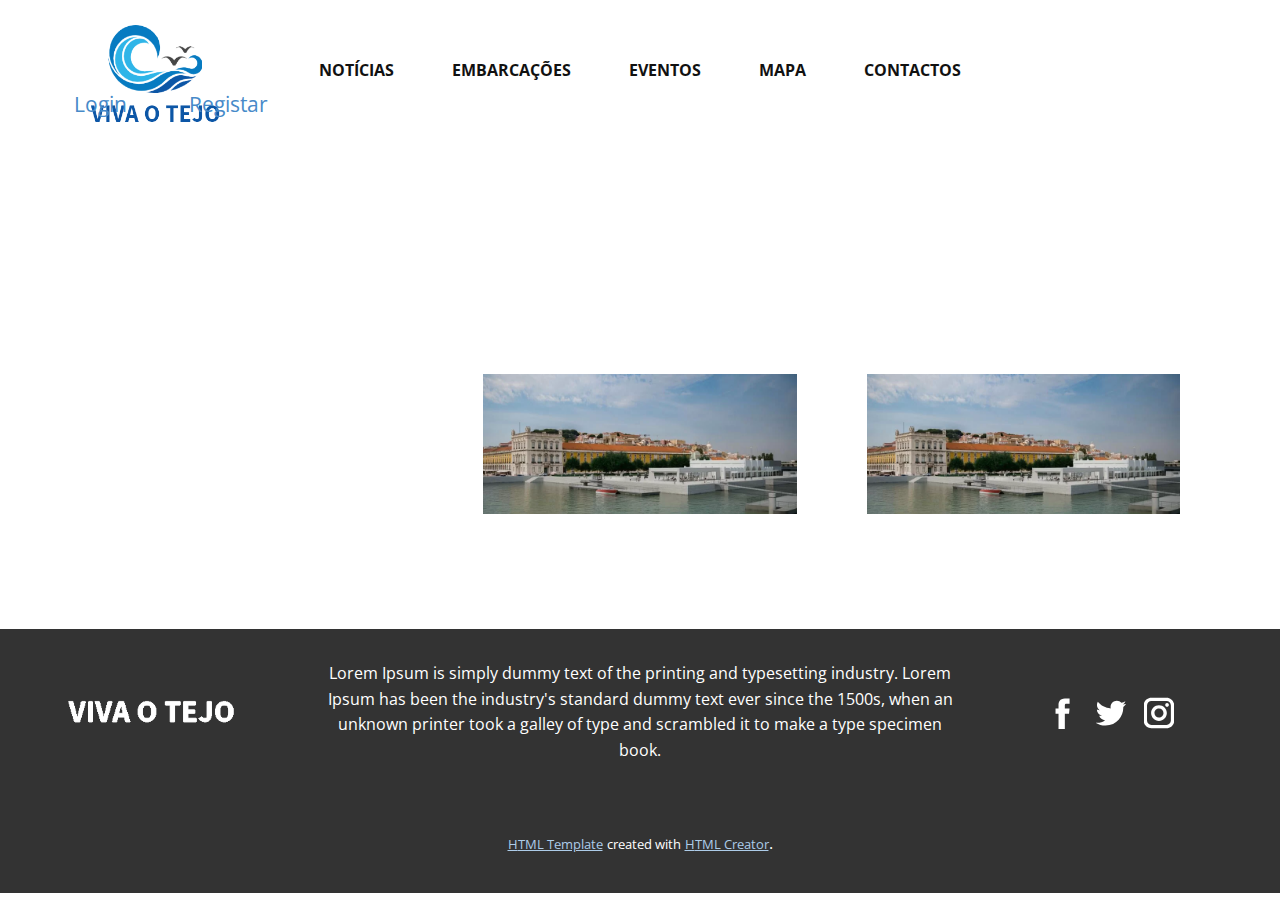
<file: Notícias.html>
<!DOCTYPE html>
<html style="font-size: 16px;">

<head>
  <meta name="viewport" content="width=device-width, initial-scale=1.0">
  <meta charset="utf-8">
  <meta name="keywords" content="Notícia 1, Notícia 2, Notícia 3">
  <meta name="description" content="">
  <meta name="page_type" content="np-template-header-footer-from-plugin">
  <title>Notícias</title>
  <link rel="stylesheet" href="nicepage.css" media="screen">
  <link rel="stylesheet" href="Notícias.css" media="screen">
  <script class="u-script" type="text/javascript" src="jquery.js" defer=""></script>
  <script class="u-script" type="text/javascript" src="nicepage.js" defer=""></script>
  <script src="./nodeJS/js/artigos.js"></script>
  <script src="./nodeJS/js/artigosTotal.js">

    function showArtigo(id) {
    console.log("setItem->artigos_title = " + id);
    sessionStorage.setItem("artigos_id", id);
    window.location = "noticiasBody.html";

}
  </script>
  <script src="https://ajax.googleapis.com/ajax/libs/jquery/3.5.1/jquery.min.js"></script>
  <meta name="generator" content="Nicepage 4.9.5, nicepage.com">
  <link id="u-theme-google-font" rel="stylesheet"
    href="https://fonts.googleapis.com/css?family=Roboto:100,100i,300,300i,400,400i,500,500i,700,700i,900,900i|Open+Sans:300,300i,400,400i,500,500i,600,600i,700,700i,800,800i">


  <script type="application/ld+json">{
		"@context": "http://schema.org",
		"@type": "Organization",
		"name": "",
		"logo": "images/logocolorVOT.png",
		"sameAs": [
				"https://facebook.com/name",
				"https://twitter.com/name",
				"https://instagram.com/name"
		]
}</script>
  <meta name="theme-color" content="#478ac9">
  <meta name="twitter:site" content="@">
  <meta name="twitter:card" content="summary_large_image">
  <meta name="twitter:title" content="Notícias">
  <meta name="twitter:description" content="">
  <meta property="og:title" content="Notícias">
  <meta property="og:type" content="website">
</head>

<body onload="getArtigos" class="u-body u-xl-mode">
  <header class="u-clearfix u-header u-header" id="sec-3be9">
    <div class="u-clearfix u-sheet u-sheet-1">
      <a href="index.html" class="u-image u-logo u-image-1 noHover  " data-image-width="300" data-image-height="300">
        <img src="images/logocolorVOT.png" class="u-logo-image u-logo-image-1 ">
      </a>
      <nav class="u-align-center u-menu u-menu-dropdown u-offcanvas u-menu-1" data-position="Menu">
        <div class="menu-collapse"
          style="font-size: 1rem; letter-spacing: 0px; font-weight: 700; text-transform: uppercase;">
          <a class="u-button-style u-custom-active-border-color u-custom-active-color u-custom-border u-custom-border-color u-custom-borders u-custom-hover-border-color u-custom-hover-color u-custom-left-right-menu-spacing u-custom-padding-bottom u-custom-text-active-color u-custom-text-color u-custom-text-hover-color u-custom-top-bottom-menu-spacing u-nav-link u-text-active-palette-1-base u-text-hover-palette-2-base"
            href="#">
            <svg class="u-svg-link" viewBox="0 0 24 24">
              <use xmlns:xlink="http://www.w3.org/1999/xlink" xlink:href="#menu-hamburger"></use>
            </svg>
            <svg class="u-svg-content" version="1.1" id="menu-hamburger" viewBox="0 0 16 16" x="0px" y="0px"
              xmlns:xlink="http://www.w3.org/1999/xlink" xmlns="http://www.w3.org/2000/svg">
              <g>
                <rect y="1" width="16" height="2"></rect>
                <rect y="7" width="16" height="2"></rect>
                <rect y="13" width="16" height="2"></rect>
              </g>
            </svg>
          </a>
        </div>
        <div class="u-custom-menu u-nav-container">
          <ul class="u-nav u-spacing-2 u-unstyled u-nav-1">
            <li class="u-nav-item"><a
                class="u-button-style u-nav-link u-text-hover-white effect-on"
                href="Notícias.html" style="padding: 16px 26px;">Notícias</a>
            </li>
            <li class="u-nav-item"><a
                class="u-button-style u-nav-link u-text-hover-white effect-on"
                href="Embarcações.html" style="padding: 16px 26px;">Embarcações</a>
            </li>
            <li class="u-nav-item"><a
                class="u-button-style u-nav-link u-text-hover-white effect-on"
                href="Eventos.html" style="padding: 16px 26px;">Eventos</a>
            </li>
            <li class="u-nav-item"><a
                class="u-button-style u-nav-link u-text-hover-white effect-on"
                href="Mapa.html" style="padding: 16px 26px;">Mapa</a>
            </li>
            <li class="u-nav-item"><a
                class="u-button-style u-nav-link u-text-hover-white effect-on"
                href="Contactos.html" style="padding: 16px 26px;">Contactos</a>
            </li>
          </ul>
        </div>
        <div class="u-custom-menu u-nav-container-collapse">
          <div class="u-black u-container-style u-inner-container-layout u-opacity u-opacity-95 u-sidenav">
            <div class="u-inner-container-layout u-sidenav-overflow">
              <div class="u-menu-close"></div>
              <ul class="u-align-center u-nav u-popupmenu-items u-unstyled u-nav-2">
                <li class="u-nav-item"><a class="u-button-style u-nav-link" href="Notícias.html">Notícias</a>
                </li>
                <li class="u-nav-item"><a class="u-button-style u-nav-link" href="Embarcações.html">Embarcações</a>
                </li>
                <li class="u-nav-item"><a class="u-button-style u-nav-link" href="Eventos.html">Eventos</a>
                </li>
                <li class="u-nav-item"><a class="u-button-style u-nav-link" href="Mapa.html">Mapa</a>
                </li>
                <li class="u-nav-item"><a class="u-button-style u-nav-link" href="Contactos.html">Contactos</a>
                </li>
              </ul>
            </div>
          </div>
          <div class="u-black u-menu-overlay u-opacity u-opacity-70"></div>
        </div>
      </nav>
      <a class="u-login u-login-1" data-animation-name="" data-animation-duration="0" data-animation-direction=""
        href="Login.html" data-page-id="2117902974" title="Login" target="_blank">Login</a>
        <a class="u-login u-login-1" data-animation-name="" data-animation-duration="0" data-animation-direction=""
        href="Registo.html" data-page-id="2117902974" title="Login" target="_blank">Registar</a>
    </div>
  </header>

  <section class="u-clearfix u-section-1" id="sec-31b8">
    <div class="u-clearfix u-sheet u-sheet-1" >
      <!--blog-->
      <!--blog_options_json-->
      <!--{"type":"Recent","source":"","tags":"","count":""}-->
      <!--/blog_options_json-->
      <div class="u-blog u-container-style u-expanded-width u-blog-1" id="noticias">
        <div class="u-list-control"></div>
        <div class="u-repeater u-repeater-1">
          <!--blog_post-->
          <div id="noticias">

          </div>
          <!--/blog_post-->
          <!--blog_post-->
          <div class="u-align-center u-blog-post u-container-style u-repeater-item">
            <div class="u-container-layout u-similar-container u-container-layout-2">
              <!--blog_post_header-->
              <h2 class="u-blog-control u-custom-item u-text u-text-3">
                <a class="u-post-header-link" href="blog/post-4.html"></a>
              </h2>
              <div class="u-blog-control u-post-content u-text u-text-4"></div>
              <!--/blog_post_header-->
              <a class="u-post-header-link" href="blog/post-4.html">
                <!--blog_post_image-->
                <img src="images/caisTejo-8.webp" alt=""
                  class="u-blog-control u-expanded-width u-image u-image-default u-image-2" data-image-width="800"
                  data-image-height="533">
                <!--/blog_post_image-->
              </a>
              <!--blog_post_content-->
              
              <!--/blog_post_content-->
            </div>
          </div>
          <!--/blog_post-->
          <!--blog_post-->
          <div class="u-align-center u-blog-post u-container-style u-repeater-item">
            <div class="u-container-layout u-similar-container u-container-layout-3">
              <!--blog_post_header-->
              <h2 class="u-blog-control u-custom-item u-text u-text-5">
                <a class="u-post-header-link" href="blog/post-3.html"></a>
              </h2>
              <div class="u-blog-control u-post-content u-text u-text-6"></div>
              <!--/blog_post_header-->
              <a class="u-post-header-link" href="blog/post-3.html">
                <!--blog_post_image-->
                <img src="images/caisTejo-9.webp" alt=""
                  class="u-blog-control u-expanded-width u-image u-image-default u-image-3" data-image-width="800"
                  data-image-height="533">
                <!--/blog_post_image-->
              </a>
              <!--blog_post_content-->
              
              <!--/blog_post_content-->
            </div>
          </div>
          <!--/blog_post-->
        </div>
        <div class="u-list-control"></div>
      </div>
      <!--/blog-->
    </div>
  </section>


  <footer class="u-align-center u-clearfix u-footer u-grey-80" id="sec-e0ac">
    <div class="u-clearfix u-sheet u-sheet-1">
      <p class="u-align-center-lg u-align-center-md u-align-center-xl u-text u-text-1"> Lorem Ipsum&nbsp;is simply dummy
        text of the printing and typesetting industry. Lorem Ipsum has been the industry's standard dummy text ever
        since the 1500s, when an unknown printer took a galley of type and scrambled it to make a type specimen book.
      </p>
      <a href="https://nicepage.com" class="u-image u-logo u-image-1" data-image-width="300" data-image-height="60">
        <img src="images/logowhiteVOTsimple.png" class="u-logo-image u-logo-image-1">
      </a>
      <div class="u-social-icons u-spacing-10 u-social-icons-1">
        <a class="u-social-url" title="facebook" target="_blank" href="https://facebook.com/name"><span
            class="u-icon u-social-facebook u-social-icon u-text-white u-icon-1"><svg class="u-svg-link"
              preserveAspectRatio="xMidYMin slice" viewBox="0 0 112 112" style="">
              <use xmlns:xlink="http://www.w3.org/1999/xlink" xlink:href="#svg-87cb"></use>
            </svg><svg class="u-svg-content" viewBox="0 0 112 112" x="0" y="0" id="svg-87cb">
              <path fill="currentColor" d="M75.5,28.8H65.4c-1.5,0-4,0.9-4,4.3v9.4h13.9l-1.5,15.8H61.4v45.1H42.8V58.3h-8.8V42.4h8.8V32.2
c0-7.4,3.4-18.8,18.8-18.8h13.8v15.4H75.5z"></path>
            </svg></span>
        </a>
        <a class="u-social-url" title="twitter" target="_blank" href="https://twitter.com/name"><span
            class="u-icon u-social-icon u-social-twitter u-text-white u-icon-2"><svg class="u-svg-link"
              preserveAspectRatio="xMidYMin slice" viewBox="0 0 112 112" style="">
              <use xmlns:xlink="http://www.w3.org/1999/xlink" xlink:href="#svg-5d70"></use>
            </svg><svg class="u-svg-content" viewBox="0 0 112 112" x="0" y="0" id="svg-5d70">
              <path fill="currentColor" d="M92.2,38.2c0,0.8,0,1.6,0,2.3c0,24.3-18.6,52.4-52.6,52.4c-10.6,0.1-20.2-2.9-28.5-8.2
	c1.4,0.2,2.9,0.2,4.4,0.2c8.7,0,16.7-2.9,23-7.9c-8.1-0.2-14.9-5.5-17.3-12.8c1.1,0.2,2.4,0.2,3.4,0.2c1.6,0,3.3-0.2,4.8-0.7
	c-8.4-1.6-14.9-9.2-14.9-18c0-0.2,0-0.2,0-0.2c2.5,1.4,5.4,2.2,8.4,2.3c-5-3.3-8.3-8.9-8.3-15.4c0-3.4,1-6.5,2.5-9.2
	c9.1,11.1,22.7,18.5,38,19.2c-0.2-1.4-0.4-2.8-0.4-4.3c0.1-10,8.3-18.2,18.5-18.2c5.4,0,10.1,2.2,13.5,5.7c4.3-0.8,8.1-2.3,11.7-4.5
	c-1.4,4.3-4.3,7.9-8.1,10.1c3.7-0.4,7.3-1.4,10.6-2.9C98.9,32.3,95.7,35.5,92.2,38.2z"></path>
            </svg></span>
        </a>
        <a class="u-social-url" title="instagram" target="_blank" href="https://instagram.com/name"><span
            class="u-icon u-social-icon u-social-instagram u-text-white u-icon-3"><svg class="u-svg-link"
              preserveAspectRatio="xMidYMin slice" viewBox="0 0 112 112" style="">
              <use xmlns:xlink="http://www.w3.org/1999/xlink" xlink:href="#svg-0cde"></use>
            </svg><svg class="u-svg-content" viewBox="0 0 112 112" x="0" y="0" id="svg-0cde">
              <path fill="currentColor" d="M55.9,32.9c-12.8,0-23.2,10.4-23.2,23.2s10.4,23.2,23.2,23.2s23.2-10.4,23.2-23.2S68.7,32.9,55.9,32.9z
	 M55.9,69.4c-7.4,0-13.3-6-13.3-13.3c-0.1-7.4,6-13.3,13.3-13.3s13.3,6,13.3,13.3C69.3,63.5,63.3,69.4,55.9,69.4z"></path>
              <path fill="#FFFFFF"
                d="M79.7,26.8c-3,0-5.4,2.5-5.4,5.4s2.5,5.4,5.4,5.4c3,0,5.4-2.5,5.4-5.4S82.7,26.8,79.7,26.8z"></path>
              <path fill="currentColor" d="M78.2,11H33.5C21,11,10.8,21.3,10.8,33.7v44.7c0,12.6,10.2,22.8,22.7,22.8h44.7c12.6,0,22.7-10.2,22.7-22.7
	V33.7C100.8,21.1,90.6,11,78.2,11z M91,78.4c0,7.1-5.8,12.8-12.8,12.8H33.5c-7.1,0-12.8-5.8-12.8-12.8V33.7
	c0-7.1,5.8-12.8,12.8-12.8h44.7c7.1,0,12.8,5.8,12.8,12.8V78.4z"></path>
            </svg></span>
        </a>
      </div>
    </div>
  </footer>
  <section class="u-backlink u-clearfix u-grey-80">
    <a class="u-link" href="https://nicepage.com/html-templates" target="_blank">
      <span>HTML Template</span>
    </a>
    <p class="u-text">
      <span>created with</span>
    </p>
    <a class="u-link" href="https://nicepage.com/html-website-builder" target="_blank">
      <span>HTML Creator</span>
    </a>.
  </section>
<script src="https://code.jquery.com/jquery-3.4.1.min.js"></script>
<script type="text/javascript" src="nodeJS/js/artigos.js"></script>
<script src="./nodeJS/js/artigos.js"></script>
</body>

</html>
</file>
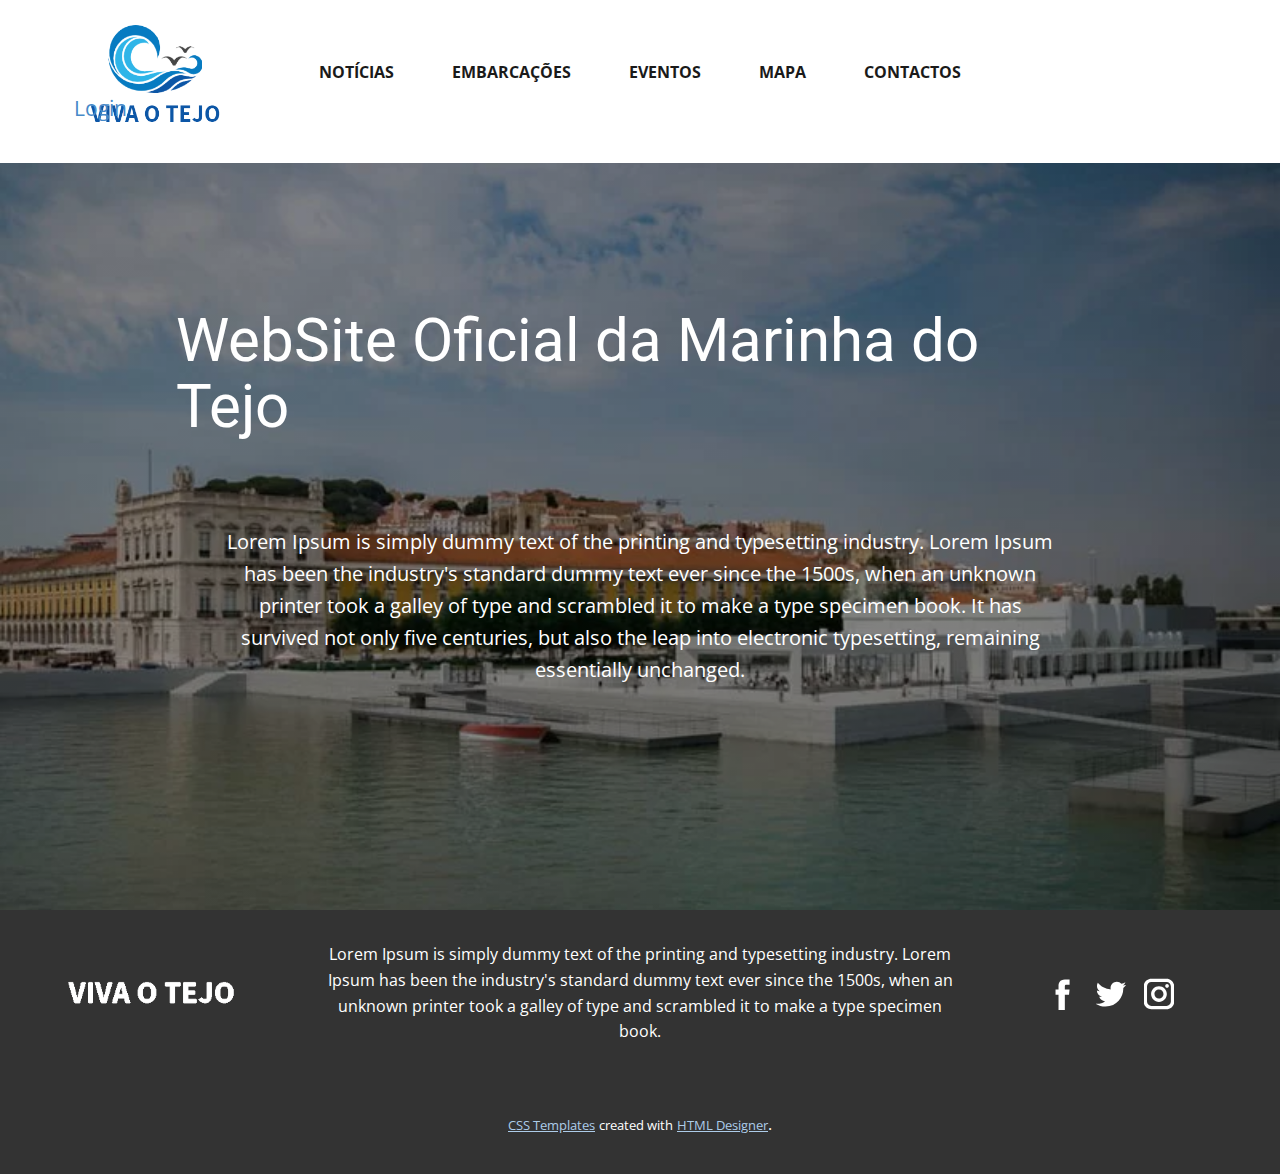
<file: Página-Inicial.html>
<!DOCTYPE html>
<html style="font-size: 16px;">
  <head>
    <meta name="viewport" content="width=device-width, initial-scale=1.0">
    <meta charset="utf-8">
    <meta name="keywords" content="WebSite Oficial ​​da Marinha do Tejo">
    <meta name="description" content="">
    <meta name="page_type" content="np-template-header-footer-from-plugin">
    <title>Página Inicial</title>
    <link rel="stylesheet" href="nicepage.css" media="screen">
<link rel="stylesheet" href="Página-Inicial.css" media="screen">
    <script class="u-script" type="text/javascript" src="jquery.js" defer=""></script>
    <script class="u-script" type="text/javascript" src="nicepage.js" defer=""></script>
    <meta name="generator" content="Nicepage 4.9.5, nicepage.com">
    <link id="u-theme-google-font" rel="stylesheet" href="https://fonts.googleapis.com/css?family=Roboto:100,100i,300,300i,400,400i,500,500i,700,700i,900,900i|Open+Sans:300,300i,400,400i,500,500i,600,600i,700,700i,800,800i">
    
    
    <script type="application/ld+json">{
		"@context": "http://schema.org",
		"@type": "Organization",
		"name": "",
		"logo": "images/logocolorVOT.png",
		"sameAs": [
				"https://facebook.com/name",
				"https://twitter.com/name",
				"https://instagram.com/name"
		]
}</script>
    <meta name="theme-color" content="#478ac9">
    <meta name="twitter:site" content="@">
    <meta name="twitter:card" content="summary_large_image">
    <meta name="twitter:title" content="Página Inicial">
    <meta name="twitter:description" content="">
    <meta property="og:title" content="Página Inicial">
    <meta property="og:type" content="website">
  </head>
  <body class="u-body u-xl-mode"><header class="u-clearfix u-header u-header" id="sec-3be9"><div class="u-clearfix u-sheet u-sheet-1">
        <a href="https://nicepage.com" class="u-image u-logo u-image-1" data-image-width="300" data-image-height="300">
          <img src="images/logocolorVOT.png" class="u-logo-image u-logo-image-1">
        </a>
        <nav class="u-align-center u-menu u-menu-dropdown u-offcanvas u-menu-1" data-position="Menu">
          <div class="menu-collapse" style="font-size: 1rem; letter-spacing: 0px; font-weight: 700; text-transform: uppercase;">
            <a class="u-button-style u-custom-active-border-color u-custom-active-color u-custom-border u-custom-border-color u-custom-borders u-custom-hover-border-color u-custom-hover-color u-custom-left-right-menu-spacing u-custom-padding-bottom u-custom-text-active-color u-custom-text-color u-custom-text-hover-color u-custom-top-bottom-menu-spacing u-nav-link u-text-active-palette-1-base u-text-hover-palette-2-base" href="#">
              <svg class="u-svg-link" viewBox="0 0 24 24"><use xmlns:xlink="http://www.w3.org/1999/xlink" xlink:href="#menu-hamburger"></use></svg>
              <svg class="u-svg-content" version="1.1" id="menu-hamburger" viewBox="0 0 16 16" x="0px" y="0px" xmlns:xlink="http://www.w3.org/1999/xlink" xmlns="http://www.w3.org/2000/svg"><g><rect y="1" width="16" height="2"></rect><rect y="7" width="16" height="2"></rect><rect y="13" width="16" height="2"></rect>
</g></svg>
            </a>
          </div>
          <div class="u-custom-menu u-nav-container">
            <ul class="u-nav u-spacing-2 u-unstyled u-nav-1"><li class="u-nav-item"><a class="u-border-2 u-border-active-grey-90 u-border-hover-grey-50 u-button-style u-nav-link u-text-active-grey-90 u-text-grey-90 u-text-hover-grey-90" href="Notícias.html" style="padding: 16px 26px;">Notícias</a>
</li><li class="u-nav-item"><a class="u-border-2 u-border-active-grey-90 u-border-hover-grey-50 u-button-style u-nav-link u-text-active-grey-90 u-text-grey-90 u-text-hover-grey-90" href="Embarcações.html" style="padding: 16px 26px;">Embarcações</a>
</li><li class="u-nav-item"><a class="u-border-2 u-border-active-grey-90 u-border-hover-grey-50 u-button-style u-nav-link u-text-active-grey-90 u-text-grey-90 u-text-hover-grey-90" href="Eventos.html" style="padding: 16px 26px;">Eventos</a>
</li><li class="u-nav-item"><a class="u-border-2 u-border-active-grey-90 u-border-hover-grey-50 u-button-style u-nav-link u-text-active-grey-90 u-text-grey-90 u-text-hover-grey-90" href="Mapa.html" style="padding: 16px 26px;">Mapa</a>
</li><li class="u-nav-item"><a class="u-border-2 u-border-active-grey-90 u-border-hover-grey-50 u-button-style u-nav-link u-text-active-grey-90 u-text-grey-90 u-text-hover-grey-90" href="Contactos.html" style="padding: 16px 26px;">Contactos</a>
</li></ul>
          </div>
          <div class="u-custom-menu u-nav-container-collapse">
            <div class="u-black u-container-style u-inner-container-layout u-opacity u-opacity-95 u-sidenav">
              <div class="u-inner-container-layout u-sidenav-overflow">
                <div class="u-menu-close"></div>
                <ul class="u-align-center u-nav u-popupmenu-items u-unstyled u-nav-2"><li class="u-nav-item"><a class="u-button-style u-nav-link" href="Notícias.html">Notícias</a>
</li><li class="u-nav-item"><a class="u-button-style u-nav-link" href="Embarcações.html">Embarcações</a>
</li><li class="u-nav-item"><a class="u-button-style u-nav-link" href="Eventos.html">Eventos</a>
</li><li class="u-nav-item"><a class="u-button-style u-nav-link" href="Mapa.html">Mapa</a>
</li><li class="u-nav-item"><a class="u-button-style u-nav-link" href="Contactos.html">Contactos</a>
</li></ul>
              </div>
            </div>
            <div class="u-black u-menu-overlay u-opacity u-opacity-70"></div>
          </div>
        </nav>
        <a class="u-login u-login-1" data-animation-name="" data-animation-duration="0" data-animation-direction="" href="Login.html" data-page-id="2117902974" title="Login" target="_blank">Login</a>
      </div></header>
    <section class="u-align-left u-clearfix u-image u-shading u-section-1" src="" data-image-width="800" data-image-height="533" id="sec-5a5c">
      <div class="u-clearfix u-sheet u-sheet-1">
        <h1 class="u-text u-title u-text-1">WebSite Oficial ​​da Marinha do Tejo</h1>
        <p class="u-align-center u-large-text u-text u-text-variant u-text-2"> Lorem Ipsum&nbsp;is simply dummy text of the printing and typesetting industry. Lorem Ipsum has been the industry's standard dummy text ever since the 1500s, when an unknown printer took a galley of type and scrambled it to make a type specimen book. It has survived not only five centuries, but also the leap into electronic typesetting, remaining essentially unchanged.</p>
      </div>
    </section>
    
    
    <footer class="u-align-center u-clearfix u-footer u-grey-80" id="sec-e0ac"><div class="u-clearfix u-sheet u-sheet-1">
        <p class="u-align-center-lg u-align-center-md u-align-center-xl u-text u-text-1"> Lorem Ipsum&nbsp;is simply dummy text of the printing and typesetting industry. Lorem Ipsum has been the industry's standard dummy text ever since the 1500s, when an unknown printer took a galley of type and scrambled it to make a type specimen book.</p>
        <a href="https://nicepage.com" class="u-image u-logo u-image-1" data-image-width="300" data-image-height="60">
          <img src="images/logowhiteVOTsimple.png" class="u-logo-image u-logo-image-1">
        </a>
        <div class="u-social-icons u-spacing-10 u-social-icons-1">
          <a class="u-social-url" title="facebook" target="_blank" href="https://facebook.com/name"><span class="u-icon u-social-facebook u-social-icon u-text-white u-icon-1"><svg class="u-svg-link" preserveAspectRatio="xMidYMin slice" viewBox="0 0 112 112" style=""><use xmlns:xlink="http://www.w3.org/1999/xlink" xlink:href="#svg-87cb"></use></svg><svg class="u-svg-content" viewBox="0 0 112 112" x="0" y="0" id="svg-87cb"><path fill="currentColor" d="M75.5,28.8H65.4c-1.5,0-4,0.9-4,4.3v9.4h13.9l-1.5,15.8H61.4v45.1H42.8V58.3h-8.8V42.4h8.8V32.2
c0-7.4,3.4-18.8,18.8-18.8h13.8v15.4H75.5z"></path></svg></span>
          </a>
          <a class="u-social-url" title="twitter" target="_blank" href="https://twitter.com/name"><span class="u-icon u-social-icon u-social-twitter u-text-white u-icon-2"><svg class="u-svg-link" preserveAspectRatio="xMidYMin slice" viewBox="0 0 112 112" style=""><use xmlns:xlink="http://www.w3.org/1999/xlink" xlink:href="#svg-5d70"></use></svg><svg class="u-svg-content" viewBox="0 0 112 112" x="0" y="0" id="svg-5d70"><path fill="currentColor" d="M92.2,38.2c0,0.8,0,1.6,0,2.3c0,24.3-18.6,52.4-52.6,52.4c-10.6,0.1-20.2-2.9-28.5-8.2
	c1.4,0.2,2.9,0.2,4.4,0.2c8.7,0,16.7-2.9,23-7.9c-8.1-0.2-14.9-5.5-17.3-12.8c1.1,0.2,2.4,0.2,3.4,0.2c1.6,0,3.3-0.2,4.8-0.7
	c-8.4-1.6-14.9-9.2-14.9-18c0-0.2,0-0.2,0-0.2c2.5,1.4,5.4,2.2,8.4,2.3c-5-3.3-8.3-8.9-8.3-15.4c0-3.4,1-6.5,2.5-9.2
	c9.1,11.1,22.7,18.5,38,19.2c-0.2-1.4-0.4-2.8-0.4-4.3c0.1-10,8.3-18.2,18.5-18.2c5.4,0,10.1,2.2,13.5,5.7c4.3-0.8,8.1-2.3,11.7-4.5
	c-1.4,4.3-4.3,7.9-8.1,10.1c3.7-0.4,7.3-1.4,10.6-2.9C98.9,32.3,95.7,35.5,92.2,38.2z"></path></svg></span>
          </a>
          <a class="u-social-url" title="instagram" target="_blank" href="https://instagram.com/name"><span class="u-icon u-social-icon u-social-instagram u-text-white u-icon-3"><svg class="u-svg-link" preserveAspectRatio="xMidYMin slice" viewBox="0 0 112 112" style=""><use xmlns:xlink="http://www.w3.org/1999/xlink" xlink:href="#svg-0cde"></use></svg><svg class="u-svg-content" viewBox="0 0 112 112" x="0" y="0" id="svg-0cde"><path fill="currentColor" d="M55.9,32.9c-12.8,0-23.2,10.4-23.2,23.2s10.4,23.2,23.2,23.2s23.2-10.4,23.2-23.2S68.7,32.9,55.9,32.9z
	 M55.9,69.4c-7.4,0-13.3-6-13.3-13.3c-0.1-7.4,6-13.3,13.3-13.3s13.3,6,13.3,13.3C69.3,63.5,63.3,69.4,55.9,69.4z"></path><path fill="#FFFFFF" d="M79.7,26.8c-3,0-5.4,2.5-5.4,5.4s2.5,5.4,5.4,5.4c3,0,5.4-2.5,5.4-5.4S82.7,26.8,79.7,26.8z"></path><path fill="currentColor" d="M78.2,11H33.5C21,11,10.8,21.3,10.8,33.7v44.7c0,12.6,10.2,22.8,22.7,22.8h44.7c12.6,0,22.7-10.2,22.7-22.7
	V33.7C100.8,21.1,90.6,11,78.2,11z M91,78.4c0,7.1-5.8,12.8-12.8,12.8H33.5c-7.1,0-12.8-5.8-12.8-12.8V33.7
	c0-7.1,5.8-12.8,12.8-12.8h44.7c7.1,0,12.8,5.8,12.8,12.8V78.4z"></path></svg></span>
          </a>
        </div>
      </div></footer>
    <section class="u-backlink u-clearfix u-grey-80">
      <a class="u-link" href="https://nicepage.com/css-templates" target="_blank">
        <span>CSS Templates</span>
      </a>
      <p class="u-text">
        <span>created with</span>
      </p>
      <a class="u-link" href="https://nicepage.com/html-website-builder" target="_blank">
        <span>HTML Designer</span>
      </a>. 
    </section>
  </body>
</html>
</file>
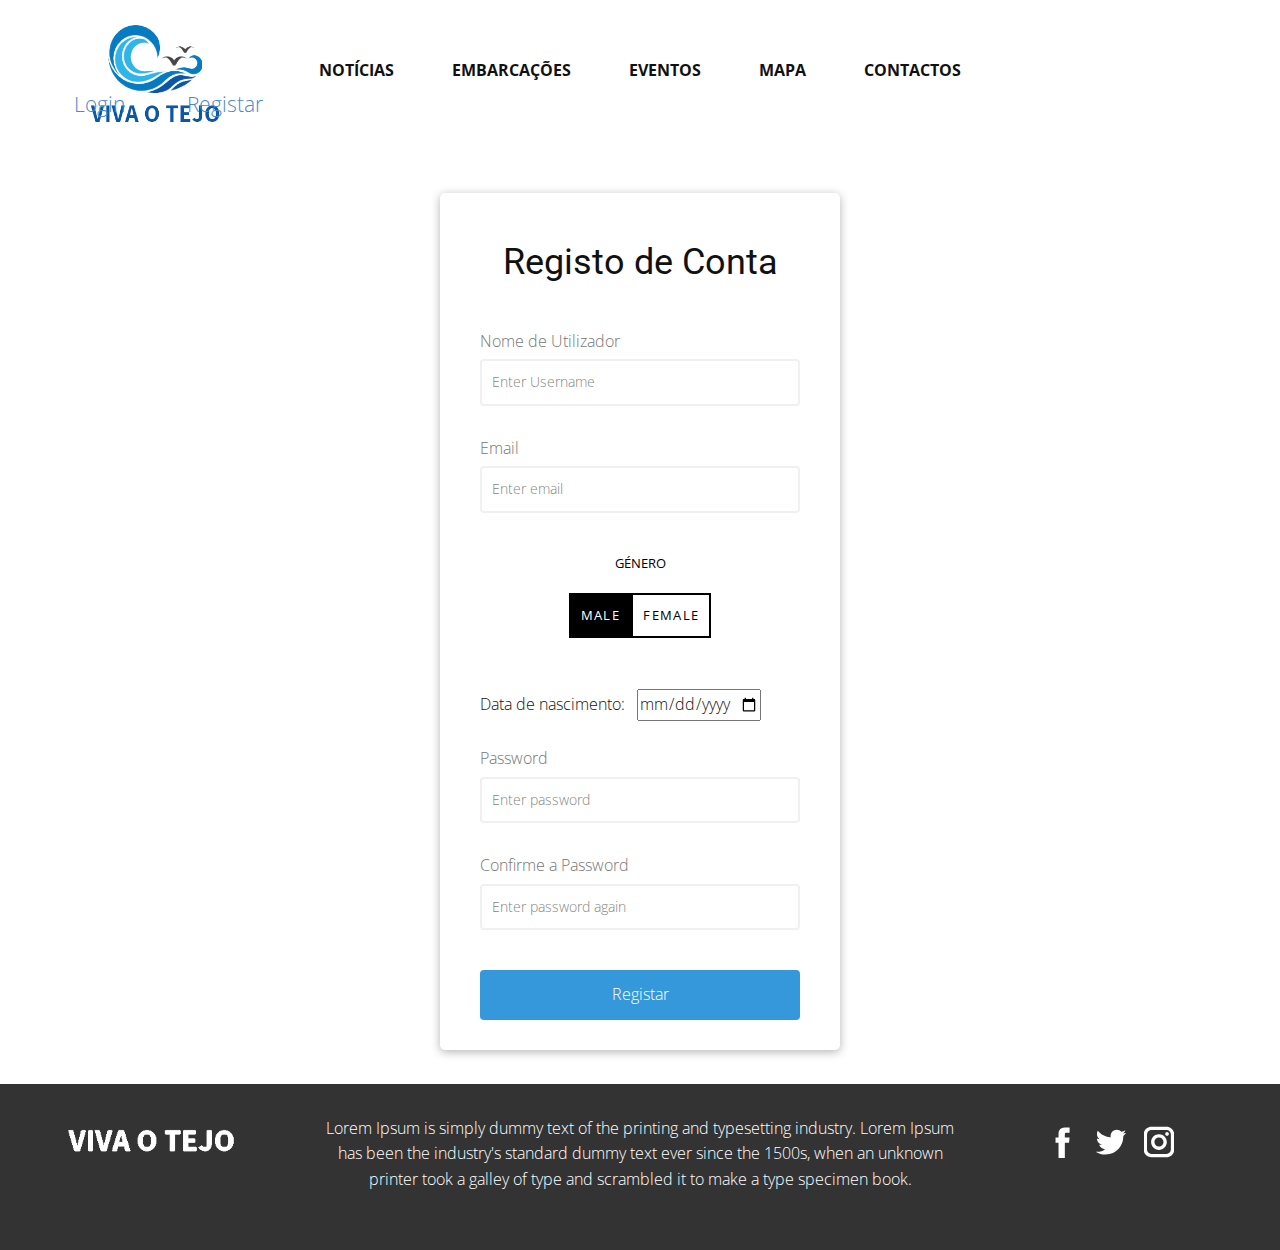
<file: Registo.html>
<!DOCTYPE html>
<html style="font-size: 16px;">

<head>
    <meta name="viewport" content="width=device-width, initial-scale=1.0">
    <meta charset="utf-8">
    <meta name="keywords" content="">
    <meta name="description" content="">
    <meta name="page_type" content="np-template-header-footer-from-plugin">
    <title>Registo</title>
    <link rel="stylesheet" href="nicepage.css" media="screen">
    <link rel="stylesheet" href="Registo.css" media="screen">
    <script class="u-script" type="text/javascript" src="jquery.js" defer=""></script>
    <script class="u-script" type="text/javascript" src="nicepage.js" defer=""></script>
    <meta name="generator" content="Nicepage 4.9.5, nicepage.com">
    <link id="u-theme-google-font" rel="stylesheet"
        href="https://fonts.googleapis.com/css?family=Roboto:100,100i,300,300i,400,400i,500,500i,700,700i,900,900i|Open+Sans:300,300i,400,400i,500,500i,600,600i,700,700i,800,800i">

    <script type="application/ld+json">{
		"@context": "http://schema.org",
		"@type": "Organization",
		"name": "",
		"logo": "images/logocolorVOT.png",
		"sameAs": [
				"https://facebook.com/name",
				"https://twitter.com/name",
				"https://instagram.com/name"
		]
}</script>
    <meta name="theme-color" content="#478ac9">
    <meta name="twitter:site" content="@">
    <meta name="twitter:card" content="summary_large_image">
    <meta name="twitter:title" content="Login">
    <meta name="twitter:description" content="">
    <meta property="og:title" content="Login">
    <meta property="og:type" content="website">
</head>

<body class="u-body u-xl-mode">
    <header class="u-clearfix u-header u-header" id="sec-3be9">
        <div class="u-clearfix u-sheet u-sheet-1">
            <a href="index.html" class="u-image u-logo u-image-1 noHover  " data-image-width="300"
                data-image-height="300">
                <img src="images/logocolorVOT.png" class="u-logo-image u-logo-image-1 ">
            </a>
            <nav class="u-align-center u-menu u-menu-dropdown u-offcanvas u-menu-1" data-position="Menu">
                <div class="menu-collapse"
                    style="font-size: 1rem; letter-spacing: 0px; font-weight: 700; text-transform: uppercase;">
                    <a class="u-button-style u-custom-active-border-color u-custom-active-color u-custom-border u-custom-border-color u-custom-borders u-custom-hover-border-color u-custom-hover-color u-custom-left-right-menu-spacing u-custom-padding-bottom u-custom-text-active-color u-custom-text-color u-custom-text-hover-color u-custom-top-bottom-menu-spacing u-nav-link u-text-active-palette-1-base u-text-hover-palette-2-base"
                        href="#">
                        <svg class="u-svg-link" viewBox="0 0 24 24">
                            <use xmlns:xlink="http://www.w3.org/1999/xlink" xlink:href="#menu-hamburger"></use>
                        </svg>
                        <svg class="u-svg-content" version="1.1" id="menu-hamburger" viewBox="0 0 16 16" x="0px" y="0px"
                            xmlns:xlink="http://www.w3.org/1999/xlink" xmlns="http://www.w3.org/2000/svg">
                            <g>
                                <rect y="1" width="16" height="2"></rect>
                                <rect y="7" width="16" height="2"></rect>
                                <rect y="13" width="16" height="2"></rect>
                            </g>
                        </svg>
                    </a>
                </div>
                <div class="u-custom-menu u-nav-container">
                    <ul class="u-nav u-spacing-2 u-unstyled u-nav-1">
                        <li class="u-nav-item"><a class="u-button-style u-nav-link u-text-hover-white"
                                href="Notícias.html" style="padding: 16px 26px;">Notícias</a>
                        </li>
                        <li class="u-nav-item"><a class="u-button-style u-nav-link u-text-hover-white"
                                href="Embarcações.html" style="padding: 16px 26px;">Embarcações</a>
                        </li>
                        <li class="u-nav-item"><a class="u-button-style u-nav-link u-text-hover-white"
                                href="Eventos.html" style="padding: 16px 26px;">Eventos</a>
                        </li>
                        <li class="u-nav-item"><a class="u-button-style u-nav-link u-text-hover-white" href="Mapa.html"
                                style="padding: 16px 26px;">Mapa</a>
                        </li>
                        <li class="u-nav-item"><a class="u-button-style u-nav-link u-text-hover-white"
                                href="Contactos.html" style="padding: 16px 26px;">Contactos</a>
                        </li>
                    </ul>
                </div>
                <div class="u-custom-menu u-nav-container-collapse">
                    <div class="u-black u-container-style u-inner-container-layout u-opacity u-opacity-95 u-sidenav">
                        <div class="u-inner-container-layout u-sidenav-overflow">
                            <div class="u-menu-close"></div>
                            <ul class="u-align-center u-nav u-popupmenu-items u-unstyled u-nav-2">
                                <li class="u-nav-item"><a class="u-button-style u-nav-link"
                                        href="Notícias.html">Notícias</a>
                                </li>
                                <li class="u-nav-item"><a class="u-button-style u-nav-link"
                                        href="Embarcações.html">Embarcações</a>
                                </li>
                                <li class="u-nav-item"><a class="u-button-style u-nav-link"
                                        href="Eventos.html">Eventos</a>
                                </li>
                                <li class="u-nav-item"><a class="u-button-style u-nav-link" href="Mapa.html">Mapa</a>
                                </li>
                                <li class="u-nav-item"><a class="u-button-style u-nav-link"
                                        href="Contactos.html">Contactos</a>
                                </li>
                            </ul>
                        </div>
                    </div>
                    <div class="u-black u-menu-overlay u-opacity u-opacity-70"></div>
                </div>
            </nav>
            <a class="u-login u-login-1" data-animation-name="" data-animation-duration="0" data-animation-direction=""
                href="Login.html" data-page-id="2117902974" title="Login" target="_blank">Login</a>
            <a class="u-login u-login-1" data-animation-name="" data-animation-duration="0" data-animation-direction=""
                href="Registo.html" data-page-id="2117902974" title="Login" target="_blank">Registar</a>
        </div>
    </header>

    <body>
        <main>
            <div class="container">
                <form id="form" class="form">
                    <h2>Registo de Conta</h2> <br>
                    <div class="form-control">
                        <label for="username">Nome de Utilizador</label>
                        <input type="text" id="username" placeholder="Enter Username" />
                        <small>Error Message</small>
                    </div>
                    <div class="form-control">
                        <label for="email">Email</label>
                        <input type="text" id="email" placeholder="Enter email" />
                        <small>Error Message</small>
                    </div>
                    <!--<div class="form-control">
                        <label for="gender">Gender</label>
                        <input type="radio" name="gender" value="male"> Male 
                        <input type="radio" name="gender" value="female"> Female 
                        <small>Error Message</small>
                    </div> -->
                    <div class="radio-wrapper">
                        <p>GÉNERO</p>
                        <div class="radio-container">
                            <input checked="checked" type="radio" name="gender" value="1" id="male" />
                            <label for="male">MALE</label>
                            <input type="radio" name="gender" value="0" id="female" />
                            <label for="female">FEMALE</label>
                        </div>
                    </div> <br> <br>
                    
                    <label for="start">Data de nascimento:&nbsp;&nbsp;</label> 
                    <input type="date" id="start" name="trip-start" value="2022-22-22" min="1900-01-01"
                        max="2022-12-31"> <br> <br>

                    <div class="form-control">
                        <label for="password">Password</label>
                        <input type="password" id="password" placeholder="Enter password" />
                        <small>Error Message</small>
                    </div>
                    <div class="form-control">
                        <label for="password2">Confirme a Password</label>
                        <input type="password" id="password2" placeholder="Enter password again" />
                        <small>Error Message</small>
                    </div>
                    <button>Registar</button>
                </form>
            </div>
        </main>

        <script>
            const form = document.getElementById("form");
            const username = document.getElementById("username");
            const email = document.getElementById("email");
            const password = document.getElementById("password");
            const password2 = document.getElementById("password2");

            //Show input error messages
            function showError(input, message) {
                const formControl = input.parentElement;
                formControl.className = "form-control error";
                const small = formControl.querySelector("small");
                small.innerText = message;
            }

            //show success colour
            function showSucces(input) {
                const formControl = input.parentElement;
                formControl.className = "form-control success";
            }

            //check email is valid
            function checkEmail(input) {
                const re =
                    /^(([^<>()\[\]\\.,;:\s@"]+(\.[^<>()\[\]\\.,;:\s@"]+)*)|(".+"))@((\[[0-9]{1,3}\.[0-9]{1,3}\.[0-9]{1,3}\.[0-9]{1,3}\])|(([a-zA-Z\-0-9]+\.)+[a-zA-Z]{2,}))$/;
                if (re.test(input.value.trim())) {
                    showSucces(input);
                } else {
                    showError(input, "Email is not invalid");
                }
            }

            //checkRequired fields
            function checkRequired(inputArr) {
                inputArr.forEach(function (input) {
                    if (input.value.trim() === "") {
                        showError(input, `${getFieldName(input)} is required`);
                    } else {
                        showSucces(input);
                    }
                });
            }

            //check input Length
            function checkLength(input, min, max) {
                if (input.value.length < min) {
                    showError(
                        input,
                        `${getFieldName(input)} must be at least ${min} characters`
                    );
                } else if (input.value.length > max) {
                    showError(
                        input,
                        `${getFieldName(input)} must be less than ${max} characters`
                    );
                } else {
                    showSucces(input);
                }
            }

            //get FieldName
            function getFieldName(input) {
                return input.id.charAt(0).toUpperCase() + input.id.slice(1);
            }

            // check passwords match
            function checkPasswordMatch(input1, input2) {
                if (input1.value !== input2.value) {
                    showError(input2, "Passwords do not match");
                }
            }

            //Event Listeners
            form.addEventListener("submit", function (e) {
                e.preventDefault();

                checkRequired([username, email, password, password2]);
                checkLength(username, 3, 15);
                checkLength(password, 6, 25);
                checkEmail(email);
                checkPasswordMatch(password, password2);
            });
        </script>
    </body>

    <footer class="u-align-center u-clearfix u-footer u-grey-80" id="sec-e0ac">
        <div class="u-clearfix u-sheet u-sheet-1">
            <p class="u-align-center-lg u-align-center-md u-align-center-xl u-text u-text-1"> Lorem Ipsum&nbsp;is simply
                dummy
                text of the printing and typesetting industry. Lorem Ipsum has been the industry's standard dummy text
                ever
                since the 1500s, when an unknown printer took a galley of type and scrambled it to make a type specimen
                book.
            </p>
            <a href="https://nicepage.com" class="u-image u-logo u-image-1" data-image-width="300"
                data-image-height="60">
                <img src="images/logowhiteVOTsimple.png" class="u-logo-image u-logo-image-1">
            </a>
            <div class="u-social-icons u-spacing-10 u-social-icons-1">
                <a class="u-social-url" title="facebook" target="_blank" href="https://facebook.com/name"><span
                        class="u-icon u-social-facebook u-social-icon u-text-white u-icon-1"><svg class="u-svg-link"
                            preserveAspectRatio="xMidYMin slice" viewBox="0 0 112 112" style="">
                            <use xmlns:xlink="http://www.w3.org/1999/xlink" xlink:href="#svg-87cb"></use>
                        </svg><svg class="u-svg-content" viewBox="0 0 112 112" x="0" y="0" id="svg-87cb">
                            <path fill="currentColor" d="M75.5,28.8H65.4c-1.5,0-4,0.9-4,4.3v9.4h13.9l-1.5,15.8H61.4v45.1H42.8V58.3h-8.8V42.4h8.8V32.2
c0-7.4,3.4-18.8,18.8-18.8h13.8v15.4H75.5z"></path>
                        </svg></span>
                </a>
                <a class="u-social-url" title="twitter" target="_blank" href="https://twitter.com/name"><span
                        class="u-icon u-social-icon u-social-twitter u-text-white u-icon-2"><svg class="u-svg-link"
                            preserveAspectRatio="xMidYMin slice" viewBox="0 0 112 112" style="">
                            <use xmlns:xlink="http://www.w3.org/1999/xlink" xlink:href="#svg-5d70"></use>
                        </svg><svg class="u-svg-content" viewBox="0 0 112 112" x="0" y="0" id="svg-5d70">
                            <path fill="currentColor" d="M92.2,38.2c0,0.8,0,1.6,0,2.3c0,24.3-18.6,52.4-52.6,52.4c-10.6,0.1-20.2-2.9-28.5-8.2
	c1.4,0.2,2.9,0.2,4.4,0.2c8.7,0,16.7-2.9,23-7.9c-8.1-0.2-14.9-5.5-17.3-12.8c1.1,0.2,2.4,0.2,3.4,0.2c1.6,0,3.3-0.2,4.8-0.7
	c-8.4-1.6-14.9-9.2-14.9-18c0-0.2,0-0.2,0-0.2c2.5,1.4,5.4,2.2,8.4,2.3c-5-3.3-8.3-8.9-8.3-15.4c0-3.4,1-6.5,2.5-9.2
	c9.1,11.1,22.7,18.5,38,19.2c-0.2-1.4-0.4-2.8-0.4-4.3c0.1-10,8.3-18.2,18.5-18.2c5.4,0,10.1,2.2,13.5,5.7c4.3-0.8,8.1-2.3,11.7-4.5
	c-1.4,4.3-4.3,7.9-8.1,10.1c3.7-0.4,7.3-1.4,10.6-2.9C98.9,32.3,95.7,35.5,92.2,38.2z"></path>
                        </svg></span>
                </a>
                <a class="u-social-url" title="instagram" target="_blank" href="https://instagram.com/name"><span
                        class="u-icon u-social-icon u-social-instagram u-text-white u-icon-3"><svg class="u-svg-link"
                            preserveAspectRatio="xMidYMin slice" viewBox="0 0 112 112" style="">
                            <use xmlns:xlink="http://www.w3.org/1999/xlink" xlink:href="#svg-0cde"></use>
                        </svg><svg class="u-svg-content" viewBox="0 0 112 112" x="0" y="0" id="svg-0cde">
                            <path fill="currentColor" d="M55.9,32.9c-12.8,0-23.2,10.4-23.2,23.2s10.4,23.2,23.2,23.2s23.2-10.4,23.2-23.2S68.7,32.9,55.9,32.9z
	 M55.9,69.4c-7.4,0-13.3-6-13.3-13.3c-0.1-7.4,6-13.3,13.3-13.3s13.3,6,13.3,13.3C69.3,63.5,63.3,69.4,55.9,69.4z"></path>
                            <path fill="#FFFFFF"
                                d="M79.7,26.8c-3,0-5.4,2.5-5.4,5.4s2.5,5.4,5.4,5.4c3,0,5.4-2.5,5.4-5.4S82.7,26.8,79.7,26.8z">
                            </path>
                            <path fill="currentColor" d="M78.2,11H33.5C21,11,10.8,21.3,10.8,33.7v44.7c0,12.6,10.2,22.8,22.7,22.8h44.7c12.6,0,22.7-10.2,22.7-22.7
	V33.7C100.8,21.1,90.6,11,78.2,11z M91,78.4c0,7.1-5.8,12.8-12.8,12.8H33.5c-7.1,0-12.8-5.8-12.8-12.8V33.7
	c0-7.1,5.8-12.8,12.8-12.8h44.7c7.1,0,12.8,5.8,12.8,12.8V78.4z"></path>
                        </svg></span>
                </a>
            </div>
        </div>
    </footer>
</body>

</html>
</file>
